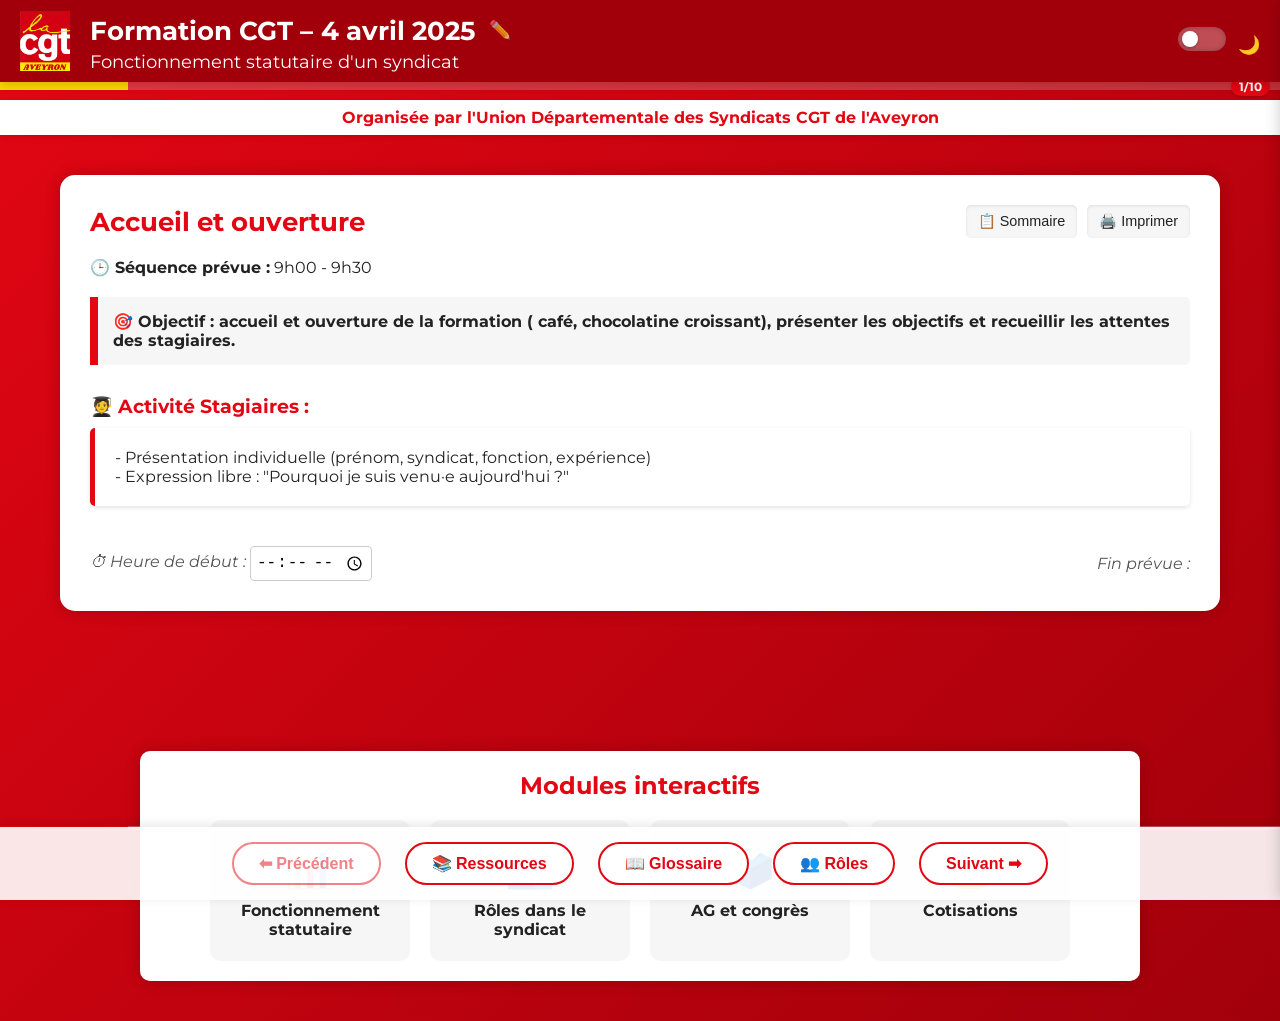
<file: index.html>
<!DOCTYPE html>
<html lang="fr">
<head>
  <meta charset="UTF-8">
  <meta name="viewport" content="width=device-width, initial-scale=1.0">
  <title>Formation CGT – 4 avril 2025</title>
  <link href="https://fonts.googleapis.com/css2?family=Montserrat:wght@400;600;700&display=swap" rel="stylesheet">
  <link rel="stylesheet" href="css/styles.css">
</head>
<body>
  <header>
    <img src="img/logo-cgt.png" alt="Logo CGT Aveyron">
    <div class="header-text">
      <h1>Formation CGT – <span id="formation-date-text">4 avril 2025</span>
        <button id="edit-date-btn" title="Modifier la date" aria-label="Modifier la date">✏️</button>
      </h1>
      <div id="date-editor" class="date-editor" style="display:none;">
        <input type="date" id="date-picker" />
        <button id="date-confirm-btn">Valider</button>
        <button id="date-cancel-btn">Annuler</button>
      </div>
      <h2>Fonctionnement statutaire d'un syndicat</h2>
    </div>
    <!-- Sélecteur de thème -->
    <div class="theme-switch-wrapper">
      <label class="theme-switch" for="checkbox">
        <input type="checkbox" id="checkbox" />
        <div class="slider"></div>
      </label>
      <span class="theme-icon">🌙</span>
    </div>
  </header>
  
  <!-- Barre de progression en haut -->
  <div class="top-progress-bar">
    <div id="top-progress-indicator" class="top-progress-indicator"></div>
    <div class="slide-counter-mini">
      <span id="current-slide">1</span>/<span id="total-slides">10</span>
    </div>
  </div>
  
  <div class="org-info">Organisée par l'Union Départementale des Syndicats CGT de l'Aveyron</div>

  <!-- Overlay pour la table des matières -->
  <div id="toc-overlay" class="toc-overlay"></div>
  
  <!-- Table des matières -->
  <div id="table-of-contents" class="toc">
    <div class="toc-header">
      <h2>Sommaire</h2>
      <button id="close-toc" class="close-toc">×</button>
    </div>
    <div class="toc-content">
      <ul>
        <li><a href="#slide-0" class="toc-link" data-slide="0">Accueil et ouverture</a></li>
        <li><a href="#slide-1" class="toc-link" data-slide="1">Pourquoi un fonctionnement statutaire ?</a></li>
        <li><a href="statuts.html" class="toc-link">📊 Module interactif : Fonctionnement statutaire</a></li>
        <li><a href="#slide-2" class="toc-link" data-slide="2">Le rôle des adhérent·es</a></li>
        <li><a href="#slide-3" class="toc-link" data-slide="3">Élu·es, mandaté·es, responsables</a></li>
        <li><a href="#slide-4" class="toc-link" data-slide="4">CE, Bureau syndical, SG : qui fait quoi ?</a></li>
        <li><a href="roles.html" class="toc-link">👥 Module interactif : Rôles dans le syndicat</a></li>
        <li><a href="#slide-5" class="toc-link" data-slide="5">AG et congrès : lieux de souveraineté</a></li>
        <li><a href="congres.html" class="toc-link">🗳️ Module interactif : AG et congrès</a></li>
        <li><a href="#slide-6" class="toc-link" data-slide="6">Cotisations et outils CGT</a></li>
        <li><a href="cotisations.html" class="toc-link">💰 Module interactif : Cotisations</a></li>
        <li><a href="#slide-7" class="toc-link" data-slide="7">Articulation syndicat / UL / UD / Fédé</a></li>
        <li><a href="#slide-8" class="toc-link" data-slide="8">Synthèse et engagements</a></li>
        <li><a href="#slide-9" class="toc-link" data-slide="9">Glossaire CGT</a></li>
      </ul>
    </div>
  </div>

  <!-- Slides de formation -->
  <div id="slides-container">
    <section id="slide-0" class="slide">
      <div class="card">
        <div class="card-header">
          <h2>Accueil et ouverture</h2>
          <div class="slide-actions">
            <button class="toc-button" type="button" onclick="toggleTOC()">📋 Sommaire</button>
            <button class="print-button" onclick="printSlide('slide-0')">🖨️ Imprimer</button>
          </div>
        </div>
        <p><strong>🕒 Séquence prévue :</strong> 9h00 - 9h30</p>
        <div class="objectif">🎯 Objectif : accueil et ouverture de la formation ( café, chocolatine croissant), présenter les objectifs et recueillir les attentes des stagiaires.</div>

        <div class="activity-container">
          <h3>🧑‍🎓 Activité Stagiaires :</h3>
          <div class="activity-content">
            <p>- Présentation individuelle (prénom, syndicat, fonction, expérience)
- Expression libre : "Pourquoi je suis venu·e aujourd'hui ?"</p>
          </div>
        </div>

        <div class="time-control">
          <div class="time-input">
            ⏱ Heure de début : <input type="time" id="startHour0" onchange="calcEnd(0)">
          </div>
          <div class="time-output">
            Fin prévue : <span id="end-time0"></span>
          </div>
        </div>
      </div>
    </section>
    
    <section id="slide-1" class="slide">
      <div class="card">
        <div class="card-header">
          <h2>Pourquoi un fonctionnement statutaire ?</h2>
          <div class="slide-actions">
            <button class="toc-button" type="button" onclick="toggleTOC()">📋 Sommaire</button>
            <button class="print-button" onclick="printSlide('slide-1')">🖨️ Imprimer</button>
            <button class="module-button" onclick="window.location.href='statuts.html'">📊 Module interactif</button>
          </div>
        </div>
        <p><strong>🕒 Séquence prévue :</strong> 9h30 - 10h15</p>
        <div class="objectif">🎯 Objectif : Comprendre la finalité d'un cadre statutaire dans le syndicat et le lien avec la démocratie syndicale.</div>

        <div class="activity-container">
          <h3>🧑‍🎓 Activité Stagiaires :</h3>
          <div class="activity-content">
            <p>- Travail en binôme : « C'est quoi un syndicat bien organisé pour moi ? »
- Mise en commun au tableau : idées forces (ex : démocratie, transmission, respect des rôles…)</p>
          </div>
        </div>

        <div class="time-control">
          <div class="time-input">
            ⏱ Heure de début : <input type="time" id="startHour1" onchange="calcEnd(1)">
          </div>
          <div class="time-output">
            Fin prévue : <span id="end-time1"></span>
          </div>
        </div>
      </div>
    </section>
    
    <section id="slide-2" class="slide">
      <div class="card">
        <div class="card-header">
          <h2>Le rôle des adhérent·es</h2>
          <div class="slide-actions">
            <button class="toc-button" type="button" onclick="toggleTOC()">📋 Sommaire</button>
            <button class="print-button" onclick="printSlide('slide-2')">🖨️ Imprimer</button>
          </div>
        </div>
        <p><strong>🕒 Séquence prévue :</strong> 10h15 - 11h00</p>
        <div class="objectif">🎯 Objectif : Revaloriser la place des adhérent·es dans l'organisation syndicale.</div>

        <div class="activity-container">
          <h3>🧑‍🎓 Activité Stagiaires :</h3>
          <div class="activity-content">
            <p>- Sous-groupes : « Que peut faire un·e adhérent·e CGT ? »
- Tri en grand groupe : Droit / Devoir / Pouvoir d'intervention</p>
          </div>
        </div>

        <div class="time-control">
          <div class="time-input">
            ⏱ Heure de début : <input type="time" id="startHour2" onchange="calcEnd(2)">
          </div>
          <div class="time-output">
            Fin prévue : <span id="end-time2"></span>
          </div>
        </div>
      </div>
    </section>
    
    <section id="slide-3" class="slide">
      <div class="card">
        <div class="card-header">
          <h2>Élu·es, mandaté·es, responsables</h2>
          <div class="slide-actions">
            <button class="toc-button" type="button" onclick="toggleTOC()">📋 Sommaire</button>
            <button class="print-button" onclick="printSlide('slide-3')">🖨️ Imprimer</button>
          </div>
        </div>
        <p><strong>🕒 Séquence prévue :</strong> 11h15 - 12h00</p>
        <div class="objectif">🎯 Objectif : Clarifier les différents statuts des militant·es dans l'organisation syndicale.</div>

        <div class="activity-container">
          <h3>🧑‍🎓 Activité Stagiaires :</h3>
          <div class="activity-content">
            <p>- Activité collective : tri de rôles : Élu / Mandaté / Désigné / Responsable (avec cartes)
- Discussion : Comment ces rôles interagissent ? Quels devoirs envers le syndicat ?</p>
          </div>
        </div>

        <div class="time-control">
          <div class="time-input">
            ⏱ Heure de début : <input type="time" id="startHour3" onchange="calcEnd(3)">
          </div>
          <div class="time-output">
            Fin prévue : <span id="end-time3"></span>
          </div>
        </div>
      </div>
    </section>
    
    <section id="slide-4" class="slide">
      <div class="card">
        <div class="card-header">
          <h2>CE, Bureau syndical, SG : qui fait quoi ?</h2>
          <div class="slide-actions">
            <button class="toc-button" type="button" onclick="toggleTOC()">📋 Sommaire</button>
            <button class="print-button" onclick="printSlide('slide-4')">🖨️ Imprimer</button>
            <button class="module-button" onclick="window.location.href='roles.html'">👥 Module interactif</button>
          </div>
        </div>
        <p><strong>🕒 Séquence prévue :</strong> 12h00 - 12h30</p>
        <div class="objectif">🎯 Objectif : Comprendre les structures de direction d'un syndicat CGT.</div>

        <div class="activity-container">
          <h3>🧑‍🎓 Activité Stagiaires :</h3>
          <div class="activity-content">
            <p>- Activité "puzzle organigramme" : rôles et missions du Bureau, CE, SG, AG
- Débat guidé : Qui impulse ? Qui décide ? Qui contrôle ?</p>
          </div>
        </div>

        <div class="time-control">
          <div class="time-input">
            ⏱ Heure de début : <input type="time" id="startHour4" onchange="calcEnd(4)">
          </div>
          <div class="time-output">
            Fin prévue : <span id="end-time4"></span>
          </div>
        </div>
      </div>
    </section>
    
    <section id="slide-5" class="slide">
      <div class="card">
        <div class="card-header">
          <h2>AG et congrès : lieux de souveraineté</h2>
          <div class="slide-actions">
            <button class="toc-button" type="button" onclick="toggleTOC()">📋 Sommaire</button>
            <button class="print-button" onclick="printSlide('slide-5')">🖨️ Imprimer</button>
            <button class="module-button" onclick="window.location.href='congres.html'">🗳️ Module interactif</button>
          </div>
        </div>
        <p><strong>🕒 Séquence prévue :</strong> 13h30 - 14h30</p>
        <div class="objectif">🎯 Objectif : Comprendre les mécanismes de prise de décision dans la CGT.</div>

        <div class="activity-container">
          <h3>🧑‍🎓 Activité Stagiaires :</h3>
          <div class="activity-content">
            <p>- En groupes : construire un ordre du jour pour un congrès syndical
- Simulation d'un vote (ex : élection du bureau ou adoption de rapport d'activité)</p>
          </div>
        </div>

        <div class="time-control">
          <div class="time-input">
            ⏱ Heure de début : <input type="time" id="startHour5" onchange="calcEnd(5)">
          </div>
          <div class="time-output">
            Fin prévue : <span id="end-time5"></span>
          </div>
        </div>
      </div>
    </section>
    
    <section id="slide-6" class="slide">
      <div class="card">
        <div class="card-header">
          <h2>Cotisations et outils CGT</h2>
          <div class="slide-actions">
            <button class="toc-button" type="button" onclick="toggleTOC()">📋 Sommaire</button>
            <button class="print-button" onclick="printSlide('slide-6')">🖨️ Imprimer</button>
            <button class="module-button" onclick="window.location.href='cotisations.html'">💰 Module interactif</button>
          </div>
        </div>
        <p><strong>🕒 Séquence prévue :</strong> 14h30 - 15h15</p>
        <div class="objectif">🎯 Objectif : Comprendre les ressources du syndicat et les outils pour les gérer.</div>

        <div class="activity-container">
          <h3>🧑‍🎓 Activité Stagiaires :</h3>
          <div class="activity-content">
            <p>- Réflexion collective : « Où va l'argent de la cotisation ? »
- Mise en commun d'idées puis explication du circuit CoGéTise</p>
          </div>
        </div>

        <div class="time-control">
          <div class="time-input">
            ⏱ Heure de début : <input type="time" id="startHour6" onchange="calcEnd(6)">
          </div>
          <div class="time-output">
            Fin prévue : <span id="end-time6"></span>
          </div>
        </div>
      </div>
    </section>
    
    <section id="slide-7" class="slide">
      <div class="card">
        <div class="card-header">
          <h2>Articulation syndicat / UL / UD / Fédé</h2>
          <div class="slide-actions">
            <button class="toc-button" type="button" onclick="toggleTOC()">📋 Sommaire</button>
            <button class="print-button" onclick="printSlide('slide-7')">🖨️ Imprimer</button>
          </div>
        </div>
        <p><strong>🕒 Séquence prévue :</strong> 15h30 - 16h15</p>
        <div class="objectif">🎯 Objectif : Comprendre la structure confédérale de la CGT.</div>

        <div class="activity-container">
          <h3>🧑‍🎓 Activité Stagiaires :</h3>
          <div class="activity-content">
            <p>- Jeu de correspondance : qui fait quoi ? (cartes rôles / structures)
- Débat guidé : vers qui se tourner en cas de besoin ?</p>
          </div>
        </div>

        <div class="time-control">
          <div class="time-input">
            ⏱ Heure de début : <input type="time" id="startHour7" onchange="calcEnd(7)">
          </div>
          <div class="time-output">
            Fin prévue : <span id="end-time7"></span>
          </div>
        </div>
      </div>
    </section>
    
    <section id="slide-8" class="slide">
      <div class="card">
        <div class="card-header">
          <h2>Synthèse et engagements</h2>
          <div class="slide-actions">
            <button class="toc-button" type="button" onclick="toggleTOC()">📋 Sommaire</button>
            <button class="print-button" onclick="printSlide('slide-8')">🖨️ Imprimer</button>
          </div>
        </div>
        <p><strong>🕒 Séquence prévue :</strong> 16h15 - 17h00</p>
        <div class="objectif">🎯 Objectif : Fixer les acquis de la journée et favoriser l'engagement concret post-formation.</div>

        <div class="activity-container">
          <h3>🧑‍🎓 Activité Stagiaires :</h3>
          <div class="activity-content">
            <p>- Chacun écrit un engagement personnel à mettre en place dans son syndicat
- Tour de parole libre : "Je repars avec…"</p>
          </div>
        </div>

        <div class="time-control">
          <div class="time-input">
            ⏱ Heure de début : <input type="time" id="startHour8" onchange="calcEnd(8)">
          </div>
          <div class="time-output">
            Fin prévue : <span id="end-time8"></span>
          </div>
        </div>
      </div>
    </section>
    
    <section id="slide-9" class="slide">
      <div class="card">
        <div class="card-header">
          <h2>📚 Glossaire CGT</h2>
          <div class="slide-actions">
            <button class="toc-button" type="button" onclick="toggleTOC()">📋 Sommaire</button>
            <button class="print-button" onclick="printSlide('slide-9')">🖨️ Imprimer</button>
          </div>
        </div>
        
        <div class="glossary">
          <div class="glossary-item">
            <h3>Adhérent·e</h3>
            <p>Toute personne syndiquée à la CGT, base de l'organisation.</p>
          </div>
          
          <div class="glossary-item">
            <h3>Élu·e</h3>
            <p>Personne élue par les salarié·es lors d'élections professionnelles (ex : CSE).</p>
          </div>
          
          <div class="glossary-item">
            <h3>Mandaté·e</h3>
            <p>Militant·e désigné·e par le syndicat pour représenter la CGT dans une instance extérieure.</p>
          </div>
          
          <div class="glossary-item">
            <h3>Responsable syndical</h3>
            <p>Militant·e élu·e ou désigné·e à la direction du syndicat (ex : SG, trésorier·e).</p>
          </div>
          
          <div class="glossary-item">
            <h3>AG (Assemblée Générale)</h3>
            <p>Réunion de tous les syndiqué·es du syndicat, instance de décision souveraine.</p>
          </div>
          
          <div class="glossary-item">
            <h3>Congrès</h3>
            <p>Temps fort statutaire pour définir l'orientation, élire la direction et faire le bilan.</p>
          </div>
          
          <div class="glossary-item">
            <h3>CE (Commission Exécutive)</h3>
            <p>Instance élue qui prend les décisions collectives entre deux AG.</p>
          </div>
          
          <div class="glossary-item">
            <h3>Bureau syndical</h3>
            <p>Équipe restreinte chargée d'animer au quotidien les décisions de la CE.</p>
          </div>
          
          <div class="glossary-item">
            <h3>UL (Union Locale)</h3>
            <p>Structure CGT sur un territoire, proche des syndicats locaux.</p>
          </div>
          
          <div class="glossary-item">
            <h3>UD (Union Départementale)</h3>
            <p>Structure CGT à l'échelle du département, appui aux syndicats et formation.</p>
          </div>
          
          <div class="glossary-item">
            <h3>FD (Fédération)</h3>
            <p>Structure professionnelle regroupant les syndicats d'une même branche d'activité.</p>
          </div>
          
          <div class="glossary-item">
            <h3>Confédération</h3>
            <p>Organisation nationale de la CGT, coordonne l'ensemble des structures et définit les orientations générales.</p>
          </div>
          
          <div class="glossary-item">
            <h3>CSE (Comité Social et Économique)</h3>
            <p>Instance représentative du personnel dans l'entreprise, remplaçant les anciennes instances (CE, DP, CHSCT).</p>
          </div>
          
          <div class="glossary-item">
            <h3>COGETISE</h3>
            <p>Système de répartition des cotisations syndicales entre les différentes structures de la CGT.</p>
          </div>
          
          <div class="glossary-item">
            <h3>Statuts</h3>
            <p>Document fondamental définissant les règles de fonctionnement d'un syndicat, ses objectifs et son organisation.</p>
          </div>
          
          <div class="glossary-item">
            <h3>Secrétaire Général·e</h3>
            <p>Premier·ère responsable d'un syndicat, élu·e pour coordonner l'activité et représenter l'organisation.</p>
          </div>
          
          <div class="glossary-item">
            <h3>Trésorier·ère</h3>
            <p>Responsable de la gestion financière du syndicat, des cotisations et de la politique financière.</p>
          </div>
          
          <div class="glossary-item">
            <h3>Syndicalisation</h3>
            <p>Action de recruter de nouveaux adhérents, élément essentiel du renforcement de l'organisation.</p>
          </div>
          
          <div class="glossary-item">
            <h3>Cotisation</h3>
            <p>Contribution financière des adhérents (1% du salaire net), ressource principale du syndicat.</p>
          </div>
          
          <div class="glossary-item">
            <h3>Démocratie syndicale</h3>
            <p>Principe fondamental de la CGT garantissant la participation des adhérents aux décisions et orientations.</p>
          </div>
          
          <div class="glossary-item">
            <h3>Mandat</h3>
            <p>Mission confiée par le syndicat à un·e militant·e pour le représenter dans une instance ou une négociation.</p>
          </div>
          
          <div class="glossary-item">
            <h3>Formation syndicale</h3>
            <p>Dispositif d'éducation permettant aux militants d'acquérir des connaissances et compétences nécessaires à l'action syndicale.</p>
          </div>
          
          <div class="glossary-item">
            <h3>Revendication</h3>
            <p>Demande formulée par le syndicat pour améliorer les conditions de travail ou les droits des salariés.</p>
          </div>
          
          <div class="glossary-item">
            <h3>Action collective</h3>
            <p>Mobilisation des salariés (grève, manifestation, pétition) pour faire aboutir des revendications.</p>
          </div>
          
          <div class="glossary-item">
            <h3>Négociation collective</h3>
            <p>Processus de discussion entre employeurs et syndicats pour établir des accords sur les conditions de travail.</p>
          </div>
          
          <div class="glossary-item">
            <h3>Représentativité</h3>
            <p>Capacité légale d'un syndicat à représenter les salariés, mesurée par les résultats aux élections professionnelles.</p>
          </div>
        </div>
      </div>
    </section>
  </div>

  <!-- Bouton pour accéder aux modules interactifs -->
  <div class="modules-navigation">
    <h3>Modules interactifs</h3>
    <div class="modules-buttons">
      <a href="statuts.html" class="module-nav-button">
        <span class="module-icon">📊</span>
        <span class="module-title">Fonctionnement statutaire</span>
      </a>
      <a href="roles.html" class="module-nav-button">
        <span class="module-icon">👥</span>
        <span class="module-title">Rôles dans le syndicat</span>
      </a>
      <a href="congres.html" class="module-nav-button">
        <span class="module-icon">🗳️</span>
        <span class="module-title">AG et congrès</span>
      </a>
      <a href="cotisations.html" class="module-nav-button">
        <span class="module-icon">💰</span>
        <span class="module-title">Cotisations</span>
      </a>
    </div>
  </div>

  <!-- Indicateur de progression -->
  <div class="progress-bar">
    <div id="progress-indicator" class="progress-indicator"></div>
  </div>

  <div class="controls">
    <button id="prev-btn" onclick="prev()">⬅ Précédent</button>
    <button id="resources-btn" type="button">📚 Ressources</button>
    <button id="glossary-btn" type="button">📖 Glossaire</button>
    <button onclick="window.location.href='roles.html'" type="button">👥 Rôles</button>
    <button id="next-btn" onclick="next()">Suivant ➡</button>
  </div>

  <!-- Modal des ressources -->
  <div id="resources-modal" class="modal">
    <div class="modal-content">
      <div class="modal-header">
        <h2>Documents de formation</h2>
        <span class="close-modal" id="close-resources">&times;</span>
      </div>
      <div class="modal-body">
        <div class="resources-container">
          <div class="resources-category">
            <h3>Guides et Supports</h3>
            <ul class="resources-list">
              <li><a href="rsc/2023_QuestCeQueSynidcat_Livret_SR.pdf" target="_blank">Qu'est-ce qu'un syndicat ? (Livret)</a></li>
              <li><a href="rsc/GuideOrga2025UD69.pdf" target="_blank">Guide d'organisation 2025</a></li>
              <li><a href="rsc/ModledeStatutsyndicatscomment08_2024.pdf" target="_blank">Modèle de statuts syndicaux commentés (2024)</a></li>
              <li><a href="rsc/Support_Stagiaires_Objectifs_CGT_4 avril_2025.docx" target="_blank">Support stagiaires - Objectifs CGT</a></li>
              <li><a href="rsc/role de chacun dans le syndicats.docx" target="_blank">Rôle de chacun dans le syndicat</a></li>
            </ul>
          </div>
          
          <div class="resources-category">
            <h3>Chartes et règlements</h3>
            <ul class="resources-list">
              <li><a href="rsc/charte_de_l_elu_et_mandate_1 (1).pdf" target="_blank">Charte de l'élu et du mandaté</a></li>
              <li><a href="rsc/charte_egalite_FEMME HOMME.pdf" target="_blank">Charte égalité Femme-Homme</a></li>
              <li><a href="rsc/charte_vie_syndicale_cgt (2).pdf" target="_blank">Charte vie syndicale CGT</a></li>
            </ul>
          </div>
          
          <div class="resources-category">
            <h3>Organisation et fonctionnement</h3>
            <ul class="resources-list">
              <li><a href="rsc/Plaquette COGETISE dijon 20-03-19.pdf" target="_blank">Plaquette COGETISE</a></li>
              <li><a href="rsc/prgrame complet dérouler de la journée à lire.docx" target="_blank">Programme complet - Déroulé de la journée</a></li>
              <li><a href="rsc/Aide_Memoire_Formateurs_CGT_4 avril_2025.docx" target="_blank">Aide-mémoire formateurs CGT</a></li>
            </ul>
          </div>
        </div>
      </div>
    </div>
  </div>

  <!-- Modal du glossaire -->
  <div id="glossary-modal" class="modal">
    <div class="modal-content">
      <div class="modal-header">
        <h2>Glossaire syndical</h2>
        <span class="close-modal" id="close-glossary">&times;</span>
      </div>
      <div class="modal-body">
        <div class="glossary-container">
          <div class="glossary-search">
            <input type="text" id="glossary-search" placeholder="Rechercher un terme...">
          </div>
          <div class="glossary-alphabet">
            <span class="letter active" data-letter="all">Tous</span>
            <span class="letter" data-letter="A">A</span>
            <span class="letter" data-letter="B">B</span>
            <span class="letter" data-letter="C">C</span>
            <span class="letter" data-letter="D">D</span>
            <span class="letter" data-letter="E">E</span>
            <span class="letter" data-letter="F">F</span>
            <span class="letter" data-letter="G">G</span>
            <span class="letter" data-letter="M">M</span>
            <span class="letter" data-letter="N">N</span>
            <span class="letter" data-letter="R">R</span>
            <span class="letter" data-letter="S">S</span>
            <span class="letter" data-letter="T">T</span>
            <span class="letter" data-letter="U">U</span>
          </div>
          <div class="glossary-list">
            <div class="glossary-item" data-letter="A">
              <div class="glossary-term">
                <h3>Action collective</h3>
                <div class="definition">Mobilisation des salariés (grève, manifestation, pétition) pour faire aboutir des revendications.</div>
              </div>
            </div>
            
            <div class="glossary-item" data-letter="A">
              <div class="glossary-term">
                <h3>Adhérent·e</h3>
                <div class="definition">Toute personne syndiquée à la CGT, base de l'organisation.</div>
              </div>
            </div>
            
            <div class="glossary-item" data-letter="A">
              <div class="glossary-term">
                <h3>AG (Assemblée Générale)</h3>
                <div class="definition">Réunion de tous les syndiqué·es du syndicat, instance de décision souveraine.</div>
              </div>
            </div>
            
            <div class="glossary-item" data-letter="B">
              <div class="glossary-term">
                <h3>Bureau syndical</h3>
                <div class="definition">Équipe restreinte chargée d'animer au quotidien les décisions de la CE.</div>
              </div>
            </div>
            
            <div class="glossary-item" data-letter="C">
              <div class="glossary-term">
                <h3>CE (Commission Exécutive)</h3>
                <div class="definition">Instance élue qui prend les décisions collectives entre deux AG.</div>
              </div>
            </div>
            
            <div class="glossary-item" data-letter="C">
              <div class="glossary-term">
                <h3>COGETISE</h3>
                <div class="definition">Système de répartition des cotisations syndicales entre les différentes structures de la CGT.</div>
              </div>
            </div>
            
            <div class="glossary-item" data-letter="C">
              <div class="glossary-term">
                <h3>Confédération</h3>
                <div class="definition">Organisation nationale de la CGT, coordonne l'ensemble des structures et définit les orientations générales.</div>
              </div>
            </div>
            
            <div class="glossary-item" data-letter="C">
              <div class="glossary-term">
                <h3>Congrès</h3>
                <div class="definition">Temps fort statutaire pour définir l'orientation, élire la direction et faire le bilan.</div>
              </div>
            </div>
            
            <div class="glossary-item" data-letter="C">
              <div class="glossary-term">
                <h3>Cotisation</h3>
                <div class="definition">Contribution financière des adhérents (1% du salaire net), ressource principale du syndicat.</div>
              </div>
            </div>
            
            <div class="glossary-item" data-letter="C">
              <div class="glossary-term">
                <h3>CSE (Comité Social et Économique)</h3>
                <div class="definition">Instance représentative du personnel dans l'entreprise, remplaçant les anciennes instances (CE, DP, CHSCT).</div>
              </div>
            </div>
            
            <div class="glossary-item" data-letter="D">
              <div class="glossary-term">
                <h3>Démocratie syndicale</h3>
                <div class="definition">Principe fondamental de la CGT garantissant la participation des adhérents aux décisions et orientations.</div>
              </div>
            </div>
            
            <div class="glossary-item" data-letter="E">
              <div class="glossary-term">
                <h3>Élu·e</h3>
                <div class="definition">Personne élue par les salarié·es lors d'élections professionnelles (ex : CSE).</div>
              </div>
            </div>
            
            <div class="glossary-item" data-letter="F">
              <div class="glossary-term">
                <h3>FD (Fédération)</h3>
                <div class="definition">Structure professionnelle regroupant les syndicats d'une même branche d'activité.</div>
              </div>
            </div>
            
            <div class="glossary-item" data-letter="F">
              <div class="glossary-term">
                <h3>Formation syndicale</h3>
                <div class="definition">Dispositif d'éducation permettant aux militants d'acquérir des connaissances et compétences nécessaires à l'action syndicale.</div>
              </div>
            </div>
            
            <div class="glossary-item" data-letter="M">
              <div class="glossary-term">
                <h3>Mandat</h3>
                <div class="definition">Mission confiée par le syndicat à un·e militant·e pour le représenter dans une instance ou une négociation.</div>
              </div>
            </div>
            
            <div class="glossary-item" data-letter="M">
              <div class="glossary-term">
                <h3>Mandaté·e</h3>
                <div class="definition">Militant·e désigné·e par le syndicat pour représenter la CGT dans une instance extérieure.</div>
              </div>
            </div>
            
            <div class="glossary-item" data-letter="N">
              <div class="glossary-term">
                <h3>Négociation collective</h3>
                <div class="definition">Processus de discussion entre employeurs et syndicats pour établir des accords sur les conditions de travail.</div>
              </div>
            </div>
            
            <div class="glossary-item" data-letter="R">
              <div class="glossary-term">
                <h3>Représentativité</h3>
                <div class="definition">Capacité légale d'un syndicat à représenter les salariés, mesurée par les résultats aux élections professionnelles.</div>
              </div>
            </div>
            
            <div class="glossary-item" data-letter="R">
              <div class="glossary-term">
                <h3>Responsable syndical</h3>
                <div class="definition">Militant·e élu·e ou désigné·e à la direction du syndicat (ex : SG, trésorier·e).</div>
              </div>
            </div>
            
            <div class="glossary-item" data-letter="R">
              <div class="glossary-term">
                <h3>Revendication</h3>
                <div class="definition">Demande formulée par le syndicat pour améliorer les conditions de travail ou les droits des salariés.</div>
              </div>
            </div>
            
            <div class="glossary-item" data-letter="S">
              <div class="glossary-term">
                <h3>Secrétaire Général·e</h3>
                <div class="definition">Premier·ère responsable d'un syndicat, élu·e pour coordonner l'activité et représenter l'organisation.</div>
              </div>
            </div>
            
            <div class="glossary-item" data-letter="S">
              <div class="glossary-term">
                <h3>Statuts</h3>
                <div class="definition">Document fondamental définissant les règles de fonctionnement d'un syndicat, ses objectifs et son organisation.</div>
              </div>
            </div>
            
            <div class="glossary-item" data-letter="S">
              <div class="glossary-term">
                <h3>Syndicalisation</h3>
                <div class="definition">Action de recruter de nouveaux adhérents, élément essentiel du renforcement de l'organisation.</div>
              </div>
            </div>
            
            <div class="glossary-item" data-letter="T">
              <div class="glossary-term">
                <h3>Trésorier·ère</h3>
                <div class="definition">Responsable de la gestion financière du syndicat, des cotisations et de la politique financière.</div>
              </div>
            </div>
            
            <div class="glossary-item" data-letter="U">
              <div class="glossary-term">
                <h3>UD (Union Départementale)</h3>
                <div class="definition">Structure CGT à l'échelle du département, appui aux syndicats et formation.</div>
              </div>
            </div>
            
            <div class="glossary-item" data-letter="U">
              <div class="glossary-term">
                <h3>UL (Union Locale)</h3>
                <div class="definition">Structure CGT sur un territoire, proche des syndicats locaux.</div>
              </div>
            </div>
          </div>
        </div>
      </div>
    </div>
  </div>

  <!-- PDF Export Modal -->
  <div id="pdf-modal" class="modal">
    <div class="modal-content">
      <span class="close-modal">&times;</span>
      <h2>Exporter en PDF</h2>
      <p>Pour imprimer ou exporter en PDF cette séquence :</p>
      <ol>
        <li>Utilisez la fonction d'impression de votre navigateur (Ctrl+P)</li>
        <li>Sélectionnez "Enregistrer au format PDF" comme destination</li>
        <li>Cliquez sur "Enregistrer"</li>
      </ol>
      <button id="print-btn" class="print-modal-btn">Imprimer maintenant</button>
    </div>
  </div>

  <script src="js/script.js"></script>
  <script>
    // Initialisation du glossaire et des boutons de sommaire
    document.addEventListener("DOMContentLoaded", function() {
      initGlossary();
      
      // Initialiser les boutons de sommaire
      const tocBtns = document.querySelectorAll('.toc-button');
      tocBtns.forEach(btn => {
        btn.addEventListener('click', function(e) {
          e.preventDefault();
          toggleTOC();
        });
      });
      
      // Fermer la table des matières
      const closeTocBtn = document.getElementById('close-toc');
      if (closeTocBtn) {
        closeTocBtn.addEventListener('click', function() {
          const tocElement = document.getElementById('table-of-contents');
          const tocOverlay = document.getElementById('toc-overlay');
          if (tocElement) {
            tocElement.classList.remove("active");
            if (tocOverlay) {
              tocOverlay.classList.remove("active");
            }
          }
        });
      }
      
      // Ajouter un gestionnaire pour fermer la TOC quand on appuie sur Escape
      document.addEventListener('keydown', function(e) {
        if (e.key === 'Escape') {
          const tocElement = document.getElementById('table-of-contents');
          const tocOverlay = document.getElementById('toc-overlay');
          if (tocElement && tocElement.classList.contains('active')) {
            tocElement.classList.remove('active');
            if (tocOverlay) {
              tocOverlay.classList.remove('active');
            }
          }
        }
      });
      
      // Ajouter un gestionnaire pour fermer la TOC quand on clique sur l'overlay
      const tocOverlay = document.getElementById('toc-overlay');
      if (tocOverlay) {
        tocOverlay.addEventListener('click', function() {
          const tocElement = document.getElementById('table-of-contents');
          if (tocElement) {
            tocElement.classList.remove('active');
            tocOverlay.classList.remove('active');
          }
        });
      }
    });
    
    // Fonction pour basculer l'affichage de la table des matières
    function toggleTOC() {
      const tocElement = document.getElementById('table-of-contents');
      const tocOverlay = document.getElementById('toc-overlay');
      
      if (tocElement) {
        tocElement.classList.toggle("active");
        if (tocOverlay) {
          tocOverlay.classList.toggle("active", tocElement.classList.contains("active"));
        }
      }
    }
    
    // Fonction pour initialiser le glossaire
    function initGlossary() {
      // Code du glossaire...
    }
  </script>
</body>
</html>
</file>
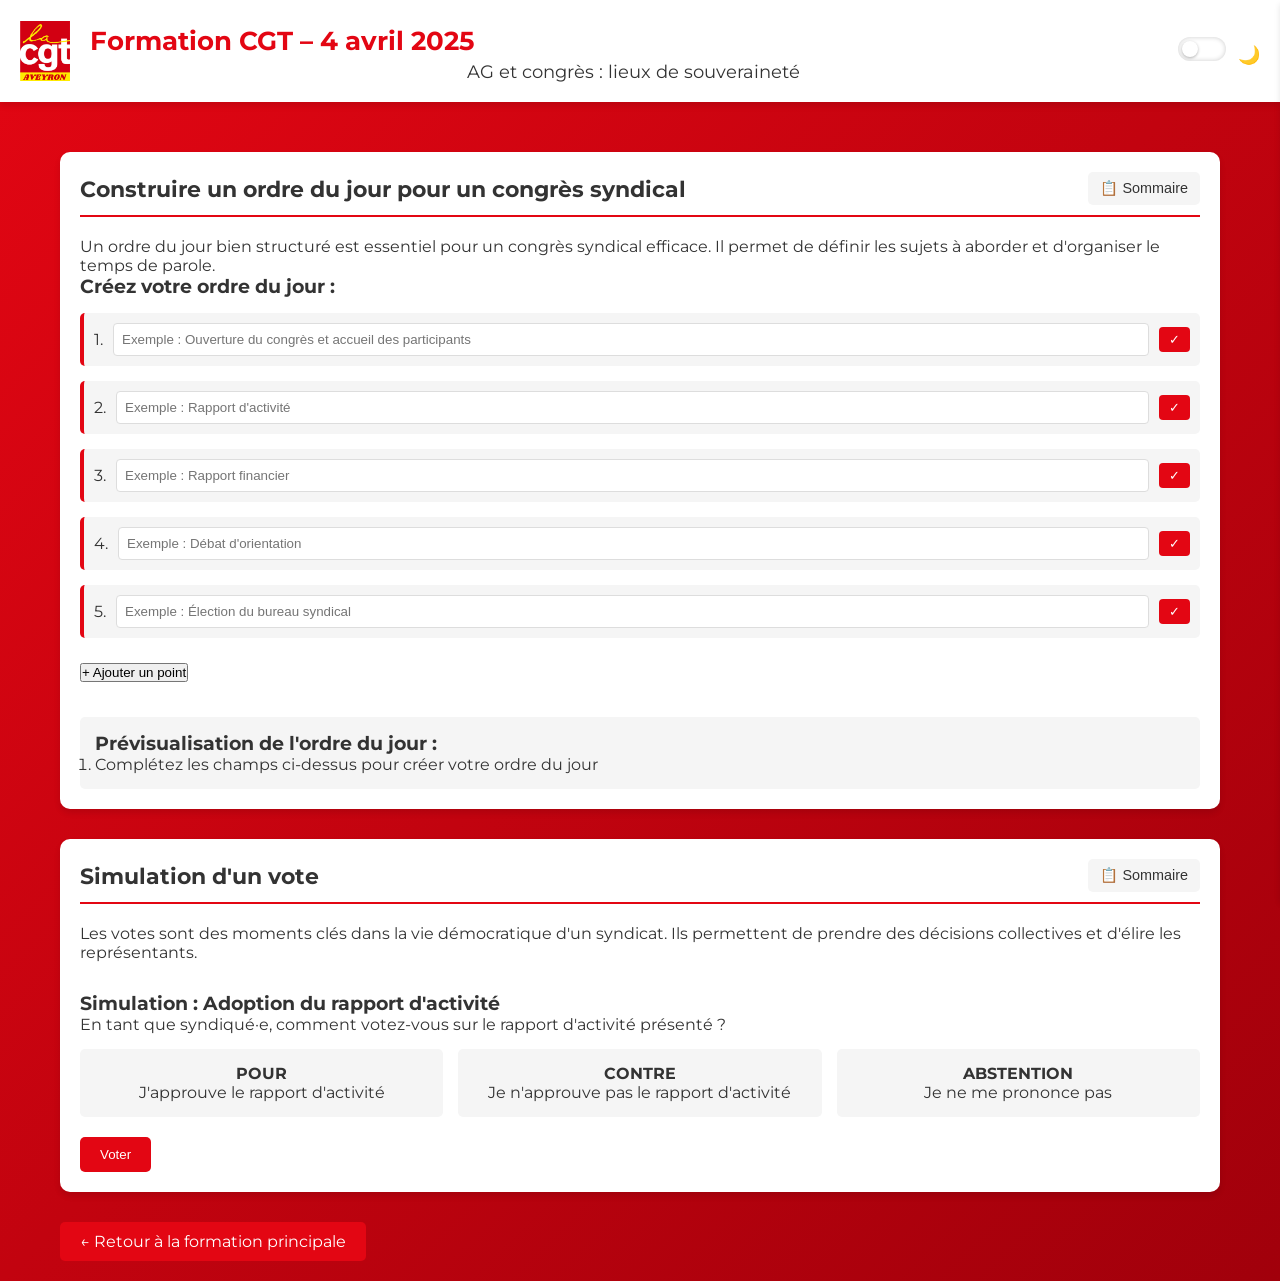
<file: congres.html>
<!DOCTYPE html>
<html lang="fr">
<head>
  <meta charset="UTF-8">
  <meta name="viewport" content="width=device-width, initial-scale=1.0">
  <title>AG et Congrès - Formation CGT</title>
  <link href="https://fonts.googleapis.com/css2?family=Montserrat:wght@400;600;700&display=swap" rel="stylesheet">
  <link rel="stylesheet" href="css/styles.css">
  <style>
    :root {
      --cgt-red: #E30613;
      --cgt-light-red: #ffebee;
      --card-bg: #ffffff;
      --bg-light: #f5f5f5;
      --text-dark: #333333;
      --text-light: #ffffff;
      --shadow: 0 4px 6px rgba(0, 0, 0, 0.1);
    }
    
    body.dark-theme {
      --card-bg: #2d2d2d;
      --bg-light: #1a1a1a;
      --text-dark: #f0f0f0;
      --text-light: #ffffff;
      --shadow: 0 4px 6px rgba(0, 0, 0, 0.3);
    }
    
    body {
      font-family: 'Montserrat', sans-serif;
      margin: 0;
      padding: 0;
      background-color: var(--bg-light);
      color: var(--text-dark);
    }
    
    .container {
      max-width: 1200px;
      margin: 0 auto;
      padding: 20px;
    }
    
    header {
      display: flex;
      align-items: center;
      justify-content: space-between;
      padding: 20px;
      background-color: var(--card-bg);
      box-shadow: var(--shadow);
      margin-bottom: 30px;
    }
    
    header img {
      height: 60px;
    }
    
    .header-text {
      flex-grow: 1;
      text-align: center;
    }
    
    h1 {
      color: var(--cgt-red);
      margin: 0;
      font-size: 1.8rem;
    }
    
    h2 {
      margin: 0;
      font-size: 1.4rem;
    }
    
    .congres-container {
      display: flex;
      flex-direction: column;
      gap: 30px;
    }
    
    .congres-section {
      background-color: var(--card-bg);
      border-radius: 10px;
      box-shadow: var(--shadow);
      padding: 20px;
      transition: transform 0.3s ease;
    }
    
    .congres-section:hover {
      transform: translateY(-5px);
    }
    
    .congres-header {
      display: flex;
      justify-content: space-between;
      align-items: center;
      border-bottom: 2px solid var(--cgt-red);
      padding-bottom: 10px;
      margin-bottom: 20px;
    }
    
    .congres-actions {
      display: flex;
      gap: 10px;
    }
    
    .congres-actions button {
      background-color: var(--bg-light);
      color: var(--text-dark);
      border: none;
      padding: 8px 12px;
      border-radius: 5px;
      cursor: pointer;
      font-size: 0.9em;
      transition: all 0.2s;
    }
    
    .congres-actions button:hover {
      background-color: var(--cgt-red);
      color: var(--text-light);
    }
    
    .ordre-jour-builder {
      display: flex;
      flex-direction: column;
      gap: 15px;
    }
    
    .ordre-jour-item {
      display: flex;
      align-items: center;
      gap: 10px;
      background-color: var(--bg-light);
      padding: 10px;
      border-radius: 5px;
      border-left: 4px solid var(--cgt-red);
    }
    
    .ordre-jour-item input {
      flex-grow: 1;
      padding: 8px;
      border: 1px solid #ddd;
      border-radius: 4px;
      background-color: var(--card-bg);
      color: var(--text-dark);
    }
    
    .ordre-jour-item button {
      background-color: var(--cgt-red);
      color: white;
      border: none;
      border-radius: 4px;
      padding: 5px 10px;
      cursor: pointer;
    }
    
    .ordre-jour-preview {
      margin-top: 20px;
      padding: 15px;
      background-color: var(--bg-light);
      border-radius: 5px;
    }
    
    .vote-simulation {
      margin-top: 30px;
    }
    
    .vote-options {
      display: flex;
      flex-wrap: wrap;
      gap: 15px;
      margin-top: 15px;
    }
    
    .vote-option {
      flex: 1;
      min-width: 200px;
      background-color: var(--bg-light);
      padding: 15px;
      border-radius: 5px;
      text-align: center;
      cursor: pointer;
      transition: all 0.2s;
    }
    
    .vote-option:hover {
      background-color: var(--cgt-light-red);
      transform: scale(1.02);
    }
    
    .vote-option.selected {
      background-color: var(--cgt-light-red);
      border: 2px solid var(--cgt-red);
    }
    
    .vote-results {
      margin-top: 20px;
      padding: 15px;
      background-color: var(--bg-light);
      border-radius: 5px;
      display: none;
    }
    
    .progress-bar {
      height: 20px;
      background-color: #e0e0e0;
      border-radius: 10px;
      margin-top: 5px;
      overflow: hidden;
    }
    
    .progress-fill {
      height: 100%;
      background-color: var(--cgt-red);
      width: 0;
      transition: width 1s ease-in-out;
    }
    
    .back-button {
      display: inline-block;
      margin-top: 30px;
      padding: 10px 20px;
      background-color: var(--cgt-red);
      color: white;
      text-decoration: none;
      border-radius: 5px;
      transition: background-color 0.3s;
    }
    
    .back-button:hover {
      background-color: #c30000;
    }
    
    /* Overlay pour la table des matières */
    .toc-overlay {
      position: fixed;
      top: 0;
      left: 0;
      width: 100%;
      height: 100%;
      background-color: rgba(0, 0, 0, 0.5);
      backdrop-filter: blur(3px);
      z-index: 999;
      display: none;
    }
    
    .toc-overlay.active {
      display: block;
    }
    
    /* Table des matières */
    .toc {
      position: fixed;
      top: 0;
      right: 0;
      width: 350px;
      height: 100%;
      background-color: var(--card-bg);
      color: var(--text-dark);
      z-index: 1000;
      transition: transform 0.3s ease;
      box-shadow: var(--shadow);
      overflow-y: auto;
      transform: translateX(100%);
      padding: 0;
    }
    
    .toc.active {
      transform: translateX(0);
    }
    
    @media (max-width: 768px) {
      .congres-header {
        flex-direction: column;
        align-items: flex-start;
      }
      
      .congres-actions {
        margin-top: 10px;
        flex-direction: column;
        width: 100%;
      }
      
      .congres-actions button {
        width: 100%;
      }
    }
  </style>
</head>
<body>
  <header>
    <img src="img/logo-cgt.png" alt="Logo CGT Aveyron">
    <div class="header-text">
      <h1>Formation CGT – 4 avril 2025</h1>
      <h2>AG et congrès : lieux de souveraineté</h2>
    </div>
    <!-- Sélecteur de thème -->
    <div class="theme-switch-wrapper">
      <label class="theme-switch" for="checkbox">
        <input type="checkbox" id="checkbox" />
        <div class="slider"></div>
      </label>
      <span class="theme-icon">🌙</span>
    </div>
  </header>
  
  <!-- Overlay pour la table des matières -->
  <div id="toc-overlay" class="toc-overlay"></div>
  
  <!-- Table des matières -->
  <div id="table-of-contents" class="toc">
    <div class="toc-header">
      <h2>Sommaire</h2>
      <button id="close-toc" class="close-toc">×</button>
    </div>
    <div class="toc-content">
      <ul>
        <li><a href="index.html">Retour à la formation principale</a></li>
        <li><a href="index.html#slide-5">Retour à la slide AG et congrès</a></li>
        <li><a href="#ordre-jour">Construire un ordre du jour</a></li>
        <li><a href="#simulation-vote">Simulation de vote</a></li>
        <li><a href="statuts.html">Module : Fonctionnement statutaire</a></li>
        <li><a href="roles.html">Module : Rôles dans le syndicat</a></li>
        <li><a href="cotisations.html">Module : Cotisations</a></li>
      </ul>
    </div>
  </div>
  
  <div class="container">
    <div class="congres-container">
      <div id="ordre-jour" class="congres-section">
        <div class="congres-header">
          <h2>Construire un ordre du jour pour un congrès syndical</h2>
          <div class="congres-actions">
            <button class="toc-button" type="button" onclick="toggleTOC()">📋 Sommaire</button>
          </div>
        </div>
        
        <p>Un ordre du jour bien structuré est essentiel pour un congrès syndical efficace. Il permet de définir les sujets à aborder et d'organiser le temps de parole.</p>
        
        <div class="ordre-jour-builder">
          <h3>Créez votre ordre du jour :</h3>
          
          <div class="ordre-jour-item">
            <span>1.</span>
            <input type="text" placeholder="Exemple : Ouverture du congrès et accueil des participants" id="item1">
            <button onclick="updatePreview()">✓</button>
          </div>
          
          <div class="ordre-jour-item">
            <span>2.</span>
            <input type="text" placeholder="Exemple : Rapport d'activité" id="item2">
            <button onclick="updatePreview()">✓</button>
          </div>
          
          <div class="ordre-jour-item">
            <span>3.</span>
            <input type="text" placeholder="Exemple : Rapport financier" id="item3">
            <button onclick="updatePreview()">✓</button>
          </div>
          
          <div class="ordre-jour-item">
            <span>4.</span>
            <input type="text" placeholder="Exemple : Débat d'orientation" id="item4">
            <button onclick="updatePreview()">✓</button>
          </div>
          
          <div class="ordre-jour-item">
            <span>5.</span>
            <input type="text" placeholder="Exemple : Élection du bureau syndical" id="item5">
            <button onclick="updatePreview()">✓</button>
          </div>
          
          <button onclick="addItem()" style="align-self: flex-start; margin-top: 10px;">+ Ajouter un point</button>
          
          <div class="ordre-jour-preview">
            <h3>Prévisualisation de l'ordre du jour :</h3>
            <ol id="preview-list">
              <li>Complétez les champs ci-dessus pour créer votre ordre du jour</li>
            </ol>
          </div>
        </div>
      </div>
      
      <div id="simulation-vote" class="congres-section">
        <div class="congres-header">
          <h2>Simulation d'un vote</h2>
          <div class="congres-actions">
            <button class="toc-button" type="button" onclick="toggleTOC()">📋 Sommaire</button>
          </div>
        </div>
        
        <p>Les votes sont des moments clés dans la vie démocratique d'un syndicat. Ils permettent de prendre des décisions collectives et d'élire les représentants.</p>
        
        <div class="vote-simulation">
          <h3>Simulation : Adoption du rapport d'activité</h3>
          
          <p>En tant que syndiqué·e, comment votez-vous sur le rapport d'activité présenté ?</p>
          
          <div class="vote-options">
            <div class="vote-option" onclick="selectVote('pour')">
              <h4>POUR</h4>
              <p>J'approuve le rapport d'activité</p>
            </div>
            
            <div class="vote-option" onclick="selectVote('contre')">
              <h4>CONTRE</h4>
              <p>Je n'approuve pas le rapport d'activité</p>
            </div>
            
            <div class="vote-option" onclick="selectVote('abstention')">
              <h4>ABSTENTION</h4>
              <p>Je ne me prononce pas</p>
            </div>
          </div>
          
          <button onclick="simulateVote()" style="margin-top: 20px; padding: 10px 20px; background-color: var(--cgt-red); color: white; border: none; border-radius: 5px; cursor: pointer;">Voter</button>
          
          <div class="vote-results" id="vote-results">
            <h3>Résultats du vote :</h3>
            
            <div>
              <p>Pour : <span id="pour-percent">0</span>% (<span id="pour-count">0</span> votes)</p>
              <div class="progress-bar">
                <div class="progress-fill" id="pour-bar"></div>
              </div>
            </div>
            
            <div style="margin-top: 10px;">
              <p>Contre : <span id="contre-percent">0</span>% (<span id="contre-count">0</span> votes)</p>
              <div class="progress-bar">
                <div class="progress-fill" id="contre-bar"></div>
              </div>
            </div>
            
            <div style="margin-top: 10px;">
              <p>Abstention : <span id="abstention-percent">0</span>% (<span id="abstention-count">0</span> votes)</p>
              <div class="progress-bar">
                <div class="progress-fill" id="abstention-bar"></div>
              </div>
            </div>
            
            <div style="margin-top: 20px;">
              <p id="vote-conclusion"></p>
            </div>
          </div>
        </div>
      </div>
    </div>
    
    <a href="index.html" class="back-button">← Retour à la formation principale</a>
  </div>
  
  <script>
    // Gestion du thème sombre
    const checkbox = document.getElementById('checkbox');
    
    // Vérifier si un thème est enregistré
    if (localStorage.getItem('theme') === 'dark') {
      document.body.classList.add('dark-theme');
      checkbox.checked = true;
      document.querySelector('.theme-icon').textContent = '☀️';
    }
    
    checkbox.addEventListener('change', function() {
      if (this.checked) {
        document.body.classList.add('dark-theme');
        localStorage.setItem('theme', 'dark');
        document.querySelector('.theme-icon').textContent = '☀️';
      } else {
        document.body.classList.remove('dark-theme');
        localStorage.setItem('theme', 'light');
        document.querySelector('.theme-icon').textContent = '🌙';
      }
    });
    
    // Gestion de l'ordre du jour
    let itemCount = 5;
    
    function addItem() {
      itemCount++;
      
      const newItem = document.createElement('div');
      newItem.className = 'ordre-jour-item';
      newItem.innerHTML = `
        <span>${itemCount}.</span>
        <input type="text" placeholder="Nouveau point à l'ordre du jour" id="item${itemCount}">
        <button onclick="updatePreview()">✓</button>
      `;
      
      const addButton = document.querySelector('.ordre-jour-builder > button');
      document.querySelector('.ordre-jour-builder').insertBefore(newItem, addButton);
    }
    
    function updatePreview() {
      const previewList = document.getElementById('preview-list');
      previewList.innerHTML = '';
      
      for (let i = 1; i <= itemCount; i++) {
        const input = document.getElementById(`item${i}`);
        if (input && input.value.trim() !== '') {
          const li = document.createElement('li');
          li.textContent = input.value;
          previewList.appendChild(li);
        }
      }
      
      if (previewList.children.length === 0) {
        const li = document.createElement('li');
        li.textContent = 'Complétez les champs ci-dessus pour créer votre ordre du jour';
        previewList.appendChild(li);
      }
    }
    
    // Simulation de vote
    let selectedVote = null;
    
    function selectVote(vote) {
      selectedVote = vote;
      
      // Réinitialiser toutes les options
      document.querySelectorAll('.vote-option').forEach(option => {
        option.classList.remove('selected');
      });
      
      // Sélectionner l'option choisie
      document.querySelector(`.vote-option:nth-child(${vote === 'pour' ? 1 : vote === 'contre' ? 2 : 3})`).classList.add('selected');
    }
    
    function simulateVote() {
      if (!selectedVote) {
        alert('Veuillez sélectionner une option de vote');
        return;
      }
      
      // Simuler les résultats du vote
      const totalVotes = Math.floor(Math.random() * 30) + 20; // Entre 20 et 50 votes
      let pourVotes, contreVotes, abstentionVotes;
      
      // Influencer légèrement les résultats en fonction du vote de l'utilisateur
      if (selectedVote === 'pour') {
        pourVotes = Math.floor(Math.random() * (totalVotes * 0.4)) + Math.floor(totalVotes * 0.4); // 40-80%
        contreVotes = Math.floor(Math.random() * (totalVotes - pourVotes) * 0.7);
        abstentionVotes = totalVotes - pourVotes - contreVotes;
      } else if (selectedVote === 'contre') {
        contreVotes = Math.floor(Math.random() * (totalVotes * 0.4)) + Math.floor(totalVotes * 0.3); // 30-70%
        pourVotes = Math.floor(Math.random() * (totalVotes - contreVotes) * 0.7);
        abstentionVotes = totalVotes - pourVotes - contreVotes;
      } else {
        abstentionVotes = Math.floor(Math.random() * (totalVotes * 0.3)) + Math.floor(totalVotes * 0.2); // 20-50%
        pourVotes = Math.floor(Math.random() * (totalVotes - abstentionVotes) * 0.6);
        contreVotes = totalVotes - pourVotes - abstentionVotes;
      }
      
      // Calculer les pourcentages
      const pourPercent = Math.round((pourVotes / totalVotes) * 100);
      const contrePercent = Math.round((contreVotes / totalVotes) * 100);
      const abstentionPercent = Math.round((abstentionVotes / totalVotes) * 100);
      
      // Mettre à jour l'affichage des résultats
      document.getElementById('pour-percent').textContent = pourPercent;
      document.getElementById('pour-count').textContent = pourVotes;
      document.getElementById('pour-bar').style.width = `${pourPercent}%`;
      
      document.getElementById('contre-percent').textContent = contrePercent;
      document.getElementById('contre-count').textContent = contreVotes;
      document.getElementById('contre-bar').style.width = `${contrePercent}%`;
      
      document.getElementById('abstention-percent').textContent = abstentionPercent;
      document.getElementById('abstention-count').textContent = abstentionVotes;
      document.getElementById('abstention-bar').style.width = `${abstentionPercent}%`;
      
      // Conclusion du vote
      let conclusion;
      if (pourVotes > contreVotes) {
        conclusion = 'Le rapport d\'activité est <strong>ADOPTÉ</strong> à la majorité.';
      } else if (pourVotes < contreVotes) {
        conclusion = 'Le rapport d\'activité est <strong>REJETÉ</strong> à la majorité.';
      } else {
        conclusion = 'Le vote est à égalité. Selon les statuts, un nouveau débat et un nouveau vote peuvent être nécessaires.';
      }
      
      document.getElementById('vote-conclusion').innerHTML = conclusion;
      
      // Afficher les résultats
      document.getElementById('vote-results').style.display = 'block';
    }
    
    // Gestion de la table des matières
    function toggleTOC() {
      const tocElement = document.getElementById('table-of-contents');
      const tocOverlay = document.getElementById('toc-overlay');
      
      if (tocElement) {
        tocElement.classList.toggle("active");
        
        // Gérer l'overlay
        if (tocOverlay) {
          tocOverlay.classList.toggle("active", tocElement.classList.contains("active"));
          
          // Ajouter un gestionnaire de clic sur l'overlay pour fermer la TOC
          if (tocElement.classList.contains("active")) {
            tocOverlay.onclick = function() {
              tocElement.classList.remove("active");
              tocOverlay.classList.remove("active");
            };
          }
        }
        
        // Ajouter un gestionnaire pour la touche Escape
        if (tocElement.classList.contains("active")) {
          document.addEventListener('keydown', function closeTOCOnEscape(e) {
            if (e.key === "Escape") {
              tocElement.classList.remove("active");
              tocOverlay.classList.remove("active");
              document.removeEventListener('keydown', closeTOCOnEscape);
            }
          });
        }
      }
    }
    
    // Initialiser la prévisualisation de l'ordre du jour
    updatePreview();
  </script>
</body>
</html>
</file>
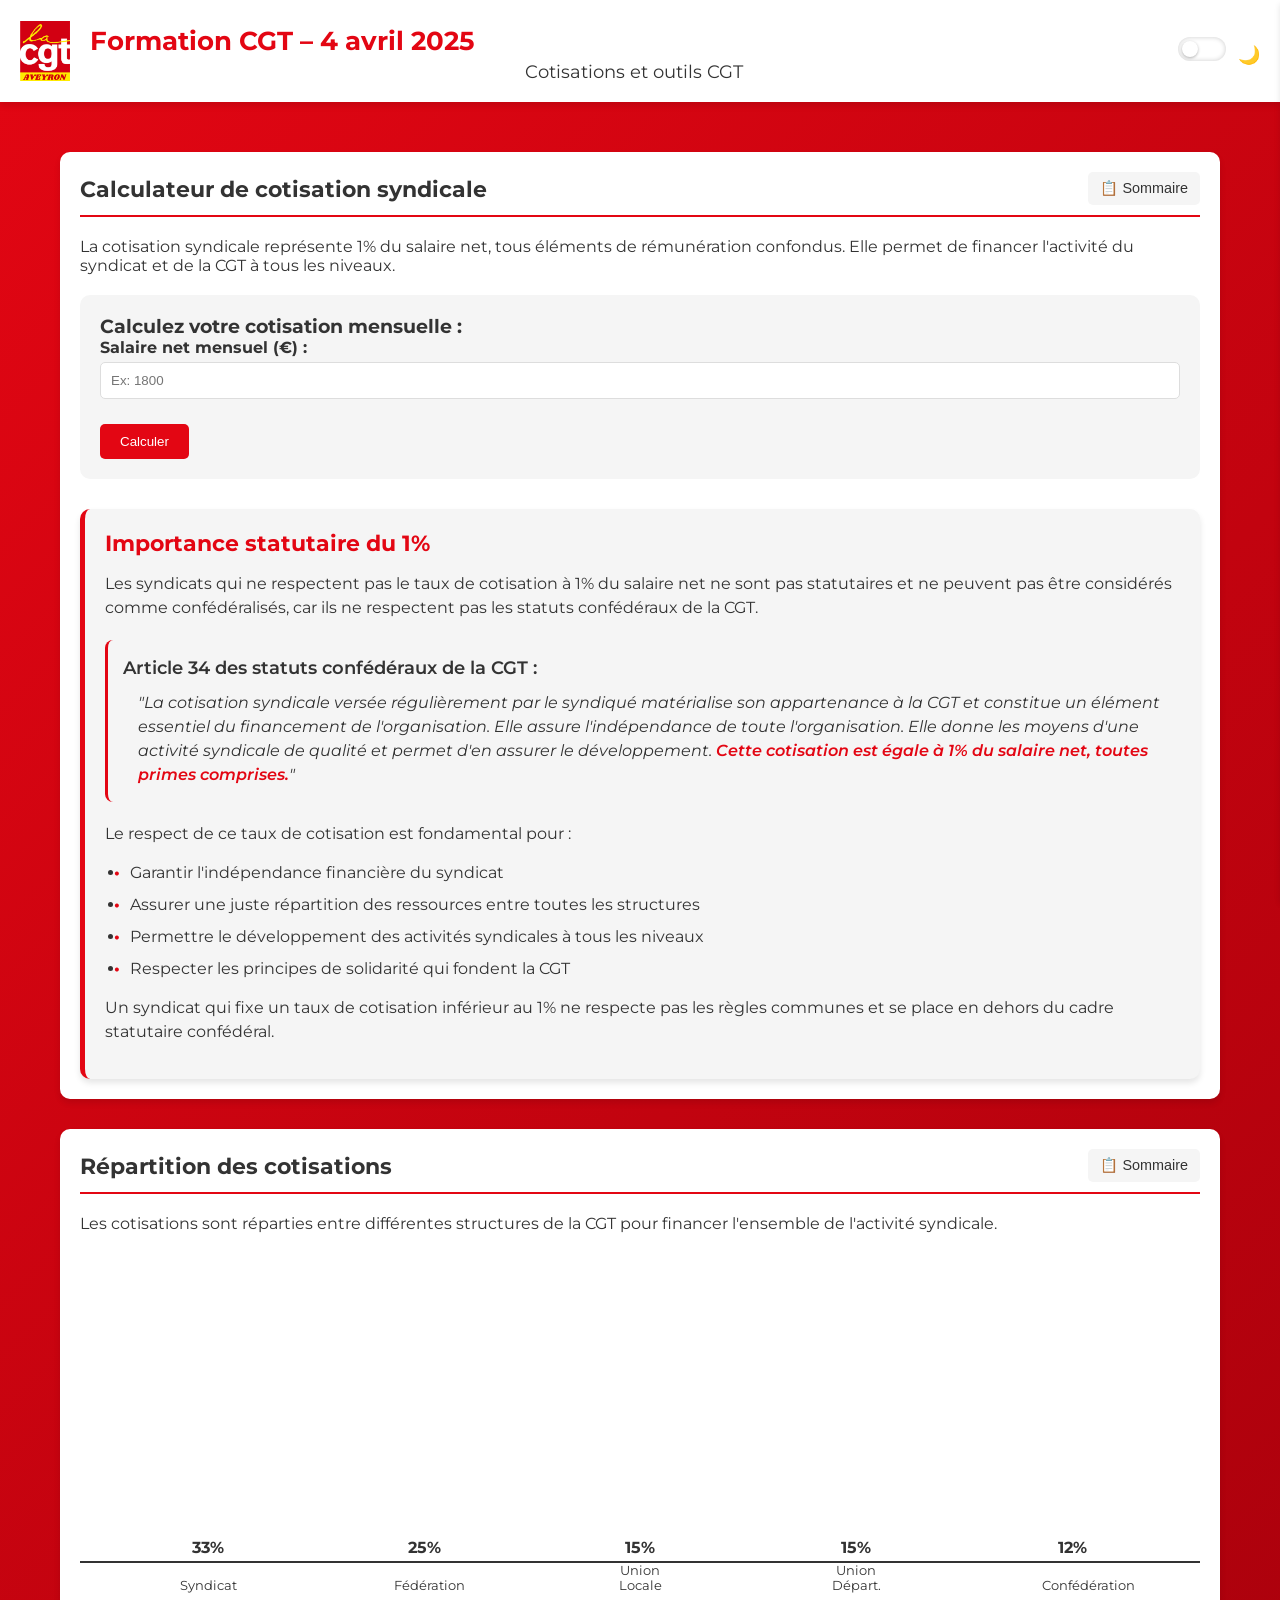
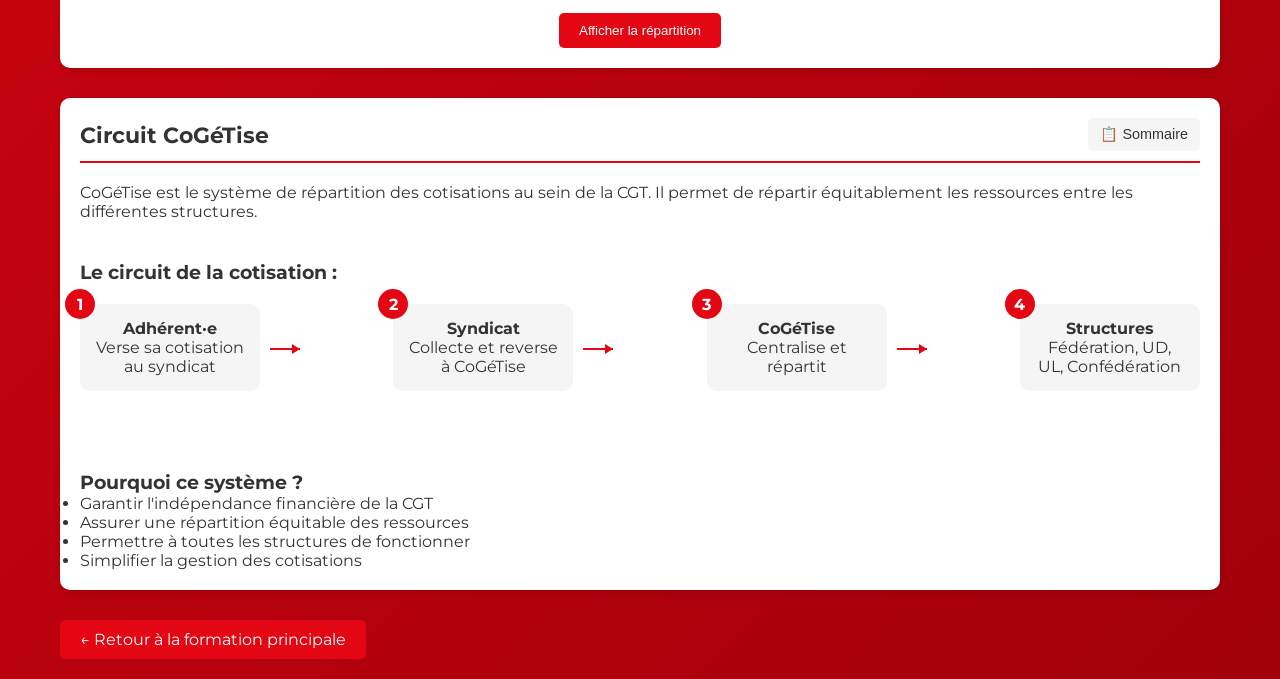
<file: cotisations.html>
<!DOCTYPE html>
<html lang="fr">
<head>
  <meta charset="UTF-8">
  <meta name="viewport" content="width=device-width, initial-scale=1.0">
  <title>Cotisations et Outils CGT - Formation CGT</title>
  <link href="https://fonts.googleapis.com/css2?family=Montserrat:wght@400;600;700&display=swap" rel="stylesheet">
  <link rel="stylesheet" href="css/styles.css">
  <style>
    :root {
      --cgt-red: #E30613;
      --cgt-light-red: #ffebee;
      --card-bg: #ffffff;
      --bg-light: #f5f5f5;
      --text-dark: #333333;
      --text-light: #ffffff;
      --shadow: 0 4px 6px rgba(0, 0, 0, 0.1);
    }
    
    body.dark-theme {
      --card-bg: #2d2d2d;
      --bg-light: #1a1a1a;
      --text-dark: #f0f0f0;
      --text-light: #ffffff;
      --shadow: 0 4px 6px rgba(0, 0, 0, 0.3);
    }
    
    body {
      font-family: 'Montserrat', sans-serif;
      margin: 0;
      padding: 0;
      background-color: var(--bg-light);
      color: var(--text-dark);
    }
    
    .container {
      max-width: 1200px;
      margin: 0 auto;
      padding: 20px;
    }
    
    header {
      display: flex;
      align-items: center;
      justify-content: space-between;
      padding: 20px;
      background-color: var(--card-bg);
      box-shadow: var(--shadow);
      margin-bottom: 30px;
    }
    
    header img {
      height: 60px;
    }
    
    .header-text {
      flex-grow: 1;
      text-align: center;
    }
    
    h1 {
      color: var(--cgt-red);
      margin: 0;
      font-size: 1.8rem;
    }
    
    h2 {
      margin: 0;
      font-size: 1.4rem;
    }
    
    .cotisations-container {
      display: flex;
      flex-direction: column;
      gap: 30px;
    }
    
    .cotisations-section {
      background-color: var(--card-bg);
      border-radius: 10px;
      box-shadow: var(--shadow);
      padding: 20px;
      transition: transform 0.3s ease;
    }
    
    .cotisations-section:hover {
      transform: translateY(-5px);
    }
    
    .cotisations-header {
      display: flex;
      justify-content: space-between;
      align-items: center;
      border-bottom: 2px solid var(--cgt-red);
      padding-bottom: 10px;
      margin-bottom: 20px;
    }
    
    .cotisations-actions {
      display: flex;
      gap: 10px;
    }
    
    .cotisations-actions button {
      background-color: var(--bg-light);
      color: var(--text-dark);
      border: none;
      padding: 8px 12px;
      border-radius: 5px;
      cursor: pointer;
      font-size: 0.9em;
      transition: all 0.2s;
    }
    
    .cotisations-actions button:hover {
      background-color: var(--cgt-red);
      color: var(--text-light);
    }
    
    .calculator {
      background-color: var(--bg-light);
      padding: 20px;
      border-radius: 10px;
      margin-top: 20px;
    }
    
    .calculator-form {
      display: flex;
      flex-direction: column;
      gap: 15px;
    }
    
    .form-group {
      display: flex;
      flex-direction: column;
      gap: 5px;
    }
    
    .form-group label {
      font-weight: bold;
    }
    
    .form-group input {
      padding: 10px;
      border: 1px solid #ddd;
      border-radius: 5px;
      background-color: var(--card-bg);
      color: var(--text-dark);
    }
    
    .calculator-results {
      margin-top: 20px;
      padding: 15px;
      background-color: var(--cgt-light-red);
      border-radius: 5px;
      border-left: 4px solid var(--cgt-red);
      display: none;
    }
    
    .result-item {
      display: flex;
      justify-content: space-between;
      margin-bottom: 10px;
      padding-bottom: 10px;
      border-bottom: 1px dashed #ddd;
    }
    
    .result-item:last-child {
      border-bottom: none;
      margin-bottom: 0;
      padding-bottom: 0;
    }
    
    .repartition-chart {
      margin-top: 30px;
      height: 300px;
      position: relative;
    }
    
    .chart-container {
      height: 100%;
      display: flex;
      align-items: flex-end;
      justify-content: space-around;
      padding: 0 20px;
    }
    
    .chart-bar {
      width: 60px;
      background-color: var(--cgt-red);
      position: relative;
      border-radius: 5px 5px 0 0;
      transition: height 1s ease-in-out;
    }
    
    .chart-bar-label {
      position: absolute;
      bottom: -30px;
      left: 0;
      width: 100%;
      text-align: center;
      font-size: 0.8em;
    }
    
    .chart-bar-value {
      position: absolute;
      top: -25px;
      left: 0;
      width: 100%;
      text-align: center;
      font-weight: bold;
    }
    
    .chart-axis {
      position: absolute;
      bottom: 0;
      left: 0;
      width: 100%;
      height: 2px;
      background-color: var(--text-dark);
    }
    
    .cogetise-flow {
      margin-top: 40px;
    }
    
    .flow-diagram {
      display: flex;
      flex-wrap: wrap;
      justify-content: space-between;
      margin-top: 20px;
      position: relative;
    }
    
    .flow-step {
      width: 180px;
      padding: 15px;
      background-color: var(--bg-light);
      border-radius: 10px;
      text-align: center;
      position: relative;
      margin-bottom: 40px;
      transition: all 0.3s ease;
    }
    
    .flow-step:hover {
      transform: translateY(-5px);
      box-shadow: var(--shadow);
    }
    
    .flow-step-number {
      position: absolute;
      top: -15px;
      left: -15px;
      width: 30px;
      height: 30px;
      background-color: var(--cgt-red);
      color: white;
      border-radius: 50%;
      display: flex;
      align-items: center;
      justify-content: center;
      font-weight: bold;
    }
    
    .flow-arrow {
      position: absolute;
      top: 50%;
      left: calc(100% + 10px);
      width: 30px;
      height: 2px;
      background-color: var(--cgt-red);
    }
    
    .flow-arrow::after {
      content: '';
      position: absolute;
      right: 0;
      top: -4px;
      width: 0;
      height: 0;
      border-top: 5px solid transparent;
      border-bottom: 5px solid transparent;
      border-left: 8px solid var(--cgt-red);
    }
    
    .back-button {
      display: inline-block;
      margin-top: 30px;
      padding: 10px 20px;
      background-color: var(--cgt-red);
      color: white;
      text-decoration: none;
      border-radius: 5px;
      transition: background-color 0.3s;
    }
    
    .back-button:hover {
      background-color: #c30000;
    }
    
    /* Overlay pour la table des matières */
    .toc-overlay {
      position: fixed;
      top: 0;
      left: 0;
      width: 100%;
      height: 100%;
      background-color: rgba(0, 0, 0, 0.5);
      backdrop-filter: blur(3px);
      z-index: 999;
      display: none;
    }
    
    .toc-overlay.active {
      display: block;
    }
    
    /* Table des matières */
    .toc {
      position: fixed;
      top: 0;
      right: 0;
      width: 350px;
      height: 100%;
      background-color: var(--card-bg);
      color: var(--text-dark);
      z-index: 1000;
      transition: transform 0.3s ease;
      box-shadow: var(--shadow);
      overflow-y: auto;
      transform: translateX(100%);
      padding: 0;
    }
    
    .toc.active {
      transform: translateX(0);
    }
    
    @media (max-width: 768px) {
      .cotisations-header {
        flex-direction: column;
        align-items: flex-start;
      }
      
      .cotisations-actions {
        margin-top: 10px;
        flex-direction: column;
        width: 100%;
      }
      
      .cotisations-actions button {
        width: 100%;
      }
      
      .flow-diagram {
        flex-direction: column;
        align-items: center;
      }
      
      .flow-step {
        width: 80%;
        margin-bottom: 50px;
      }
      
      .flow-arrow {
        transform: rotate(90deg);
        top: calc(100% + 10px);
        left: 50%;
        width: 30px;
      }
    }
  </style>
</head>
<body>
  <header>
    <img src="img/logo-cgt.png" alt="Logo CGT Aveyron">
    <div class="header-text">
      <h1>Formation CGT – 4 avril 2025</h1>
      <h2>Cotisations et outils CGT</h2>
    </div>
    <!-- Sélecteur de thème -->
    <div class="theme-switch-wrapper">
      <label class="theme-switch" for="checkbox">
        <input type="checkbox" id="checkbox" />
        <div class="slider"></div>
      </label>
      <span class="theme-icon">🌙</span>
    </div>
  </header>
  
  <!-- Overlay pour la table des matières -->
  <div id="toc-overlay" class="toc-overlay"></div>
  
  <!-- Table des matières -->
  <div id="table-of-contents" class="toc">
    <div class="toc-header">
      <h2>Sommaire</h2>
      <button id="close-toc" class="close-toc">×</button>
    </div>
    <div class="toc-content">
      <ul>
        <li><a href="index.html">Retour à la formation principale</a></li>
        <li><a href="index.html#slide-6">Retour à la slide Cotisations</a></li>
        <li><a href="#calculateur">Calculateur de cotisation</a></li>
        <li><a href="#repartition">Répartition des cotisations</a></li>
        <li><a href="#cogetise">Circuit CoGéTise</a></li>
        <li><a href="statuts.html">Module : Fonctionnement statutaire</a></li>
        <li><a href="roles.html">Module : Rôles dans le syndicat</a></li>
        <li><a href="congres.html">Module : AG et congrès</a></li>
      </ul>
    </div>
  </div>
  
  <div class="container">
    <div class="cotisations-container">
      <div id="calculateur" class="cotisations-section">
        <div class="cotisations-header">
          <h2>Calculateur de cotisation syndicale</h2>
          <div class="cotisations-actions">
            <button class="toc-button" type="button" onclick="toggleTOC()">📋 Sommaire</button>
          </div>
        </div>
        
        <p>La cotisation syndicale représente 1% du salaire net, tous éléments de rémunération confondus. Elle permet de financer l'activité du syndicat et de la CGT à tous les niveaux.</p>
        
        <div class="calculator">
          <h3>Calculez votre cotisation mensuelle :</h3>
          
          <div class="calculator-form">
            <div class="form-group">
              <label for="salaire">Salaire net mensuel (€) :</label>
              <input type="number" id="salaire" placeholder="Ex: 1800" min="0" step="10">
            </div>
            
            <button onclick="calculerCotisation()" style="align-self: flex-start; margin-top: 10px; padding: 10px 20px; background-color: var(--cgt-red); color: white; border: none; border-radius: 5px; cursor: pointer;">Calculer</button>
          </div>
          
          <div class="calculator-results" id="calculator-results">
            <h3>Résultats :</h3>
            
            <div class="result-item">
              <span>Cotisation mensuelle :</span>
              <strong id="cotisation-mensuelle">0 €</strong>
            </div>
            
            <div class="result-item">
              <span>Cotisation annuelle :</span>
              <strong id="cotisation-annuelle">0 €</strong>
            </div>
            
            <div class="result-item">
              <span>Coût réel après crédit d'impôt (66%) :</span>
              <strong id="cout-reel">0 €</strong>
            </div>
            
            <div class="result-item">
              <span>Soit par mois après crédit d'impôt :</span>
              <strong id="cout-mensuel">0 €</strong>
            </div>
          </div>
        </div>
        
        <div class="statut-info">
          <h3>Importance statutaire du 1%</h3>
          <div class="statut-content">
            <p>Les syndicats qui ne respectent pas le taux de cotisation à 1% du salaire net ne sont pas statutaires et ne peuvent pas être considérés comme confédéralisés, car ils ne respectent pas les statuts confédéraux de la CGT.</p>
            
            <div class="statut-citation">
              <h4>Article 34 des statuts confédéraux de la CGT :</h4>
              <blockquote>
                "La cotisation syndicale versée régulièrement par le syndiqué matérialise son appartenance à la CGT et constitue un élément essentiel du financement de l'organisation. Elle assure l'indépendance de toute l'organisation. Elle donne les moyens d'une activité syndicale de qualité et permet d'en assurer le développement. <strong>Cette cotisation est égale à 1% du salaire net, toutes primes comprises.</strong>"
              </blockquote>
            </div>
            
            <p>Le respect de ce taux de cotisation est fondamental pour :</p>
            <ul>
              <li>Garantir l'indépendance financière du syndicat</li>
              <li>Assurer une juste répartition des ressources entre toutes les structures</li>
              <li>Permettre le développement des activités syndicales à tous les niveaux</li>
              <li>Respecter les principes de solidarité qui fondent la CGT</li>
            </ul>
            
            <p>Un syndicat qui fixe un taux de cotisation inférieur au 1% ne respecte pas les règles communes et se place en dehors du cadre statutaire confédéral.</p>
          </div>
        </div>
      </div>
      
      <div id="repartition" class="cotisations-section">
        <div class="cotisations-header">
          <h2>Répartition des cotisations</h2>
          <div class="cotisations-actions">
            <button class="toc-button" type="button" onclick="toggleTOC()">📋 Sommaire</button>
          </div>
        </div>
        
        <p>Les cotisations sont réparties entre différentes structures de la CGT pour financer l'ensemble de l'activité syndicale.</p>
        
        <div class="repartition-chart">
          <div class="chart-container" id="chart-container">
            <!-- Les barres seront générées par JavaScript -->
          </div>
          <div class="chart-axis"></div>
        </div>
        
        <div style="margin-top: 50px; text-align: center;">
          <button onclick="animateChart()" style="padding: 10px 20px; background-color: var(--cgt-red); color: white; border: none; border-radius: 5px; cursor: pointer;">Afficher la répartition</button>
        </div>
      </div>
      
      <div id="cogetise" class="cotisations-section">
        <div class="cotisations-header">
          <h2>Circuit CoGéTise</h2>
          <div class="cotisations-actions">
            <button class="toc-button" type="button" onclick="toggleTOC()">📋 Sommaire</button>
          </div>
        </div>
        
        <p>CoGéTise est le système de répartition des cotisations au sein de la CGT. Il permet de répartir équitablement les ressources entre les différentes structures.</p>
        
        <div class="cogetise-flow">
          <h3>Le circuit de la cotisation :</h3>
          
          <div class="flow-diagram">
            <div class="flow-step">
              <div class="flow-step-number">1</div>
              <h4>Adhérent·e</h4>
              <p>Verse sa cotisation au syndicat</p>
              <div class="flow-arrow"></div>
            </div>
            
            <div class="flow-step">
              <div class="flow-step-number">2</div>
              <h4>Syndicat</h4>
              <p>Collecte et reverse à CoGéTise</p>
              <div class="flow-arrow"></div>
            </div>
            
            <div class="flow-step">
              <div class="flow-step-number">3</div>
              <h4>CoGéTise</h4>
              <p>Centralise et répartit</p>
              <div class="flow-arrow"></div>
            </div>
            
            <div class="flow-step">
              <div class="flow-step-number">4</div>
              <h4>Structures</h4>
              <p>Fédération, UD, UL, Confédération</p>
            </div>
          </div>
          
          <div style="margin-top: 40px;">
            <h3>Pourquoi ce système ?</h3>
            <ul>
              <li>Garantir l'indépendance financière de la CGT</li>
              <li>Assurer une répartition équitable des ressources</li>
              <li>Permettre à toutes les structures de fonctionner</li>
              <li>Simplifier la gestion des cotisations</li>
            </ul>
          </div>
        </div>
      </div>
    </div>
    
    <a href="index.html" class="back-button">← Retour à la formation principale</a>
  </div>
  
  <script>
    // Gestion du thème sombre
    const checkbox = document.getElementById('checkbox');
    
    // Vérifier si un thème est enregistré
    if (localStorage.getItem('theme') === 'dark') {
      document.body.classList.add('dark-theme');
      checkbox.checked = true;
      document.querySelector('.theme-icon').textContent = '☀️';
    }
    
    checkbox.addEventListener('change', function() {
      if (this.checked) {
        document.body.classList.add('dark-theme');
        localStorage.setItem('theme', 'dark');
        document.querySelector('.theme-icon').textContent = '☀️';
      } else {
        document.body.classList.remove('dark-theme');
        localStorage.setItem('theme', 'light');
        document.querySelector('.theme-icon').textContent = '🌙';
      }
    });
    
    // Calculateur de cotisation
    function calculerCotisation() {
      const salaire = parseFloat(document.getElementById('salaire').value) || 0;
      
      if (salaire === 0) {
        alert('Veuillez entrer un salaire valide');
        return;
      }
      
      const cotisationMensuelle = salaire * 0.01; // 1% du salaire net
      const cotisationAnnuelle = cotisationMensuelle * 12;
      const coutReel = cotisationAnnuelle * 0.34; // Après crédit d'impôt de 66%
      const coutMensuel = coutReel / 12;
      
      document.getElementById('cotisation-mensuelle').textContent = cotisationMensuelle.toFixed(2) + ' €';
      document.getElementById('cotisation-annuelle').textContent = cotisationAnnuelle.toFixed(2) + ' €';
      document.getElementById('cout-reel').textContent = coutReel.toFixed(2) + ' €';
      document.getElementById('cout-mensuel').textContent = coutMensuel.toFixed(2) + ' €';
      
      document.getElementById('calculator-results').style.display = 'block';
    }
    
    // Graphique de répartition
    function createChart() {
      const chartContainer = document.getElementById('chart-container');
      chartContainer.innerHTML = '';
      
      const structures = [
        { name: 'Syndicat', percent: 33 },
        { name: 'Fédération', percent: 25 },
        { name: 'Union Locale', percent: 15 },
        { name: 'Union Départ.', percent: 15 },
        { name: 'Confédération', percent: 12 }
      ];
      
      structures.forEach(structure => {
        const bar = document.createElement('div');
        bar.className = 'chart-bar';
        bar.style.height = '0px';
        
        const label = document.createElement('div');
        label.className = 'chart-bar-label';
        label.textContent = structure.name;
        
        const value = document.createElement('div');
        value.className = 'chart-bar-value';
        value.textContent = structure.percent + '%';
        
        bar.appendChild(label);
        bar.appendChild(value);
        chartContainer.appendChild(bar);
        
        // Stocker le pourcentage pour l'animation
        bar.dataset.percent = structure.percent;
      });
    }
    
    function animateChart() {
      const bars = document.querySelectorAll('.chart-bar');
      
      bars.forEach(bar => {
        const percent = parseFloat(bar.dataset.percent);
        const height = (percent / 100) * 250; // Hauteur maximale de 250px
        
        // Animation de la hauteur
        setTimeout(() => {
          bar.style.height = height + 'px';
        }, 100);
      });
    }
    
    // Gestion de la table des matières
    function toggleTOC() {
      const tocElement = document.getElementById('table-of-contents');
      const tocOverlay = document.getElementById('toc-overlay');
      
      if (tocElement) {
        tocElement.classList.toggle("active");
        
        // Gérer l'overlay
        if (tocOverlay) {
          tocOverlay.classList.toggle("active", tocElement.classList.contains("active"));
          
          // Ajouter un gestionnaire de clic sur l'overlay pour fermer la TOC
          if (tocElement.classList.contains("active")) {
            tocOverlay.onclick = function() {
              tocElement.classList.remove("active");
              tocOverlay.classList.remove("active");
            };
          }
        }
        
        // Ajouter un gestionnaire pour la touche Escape
        if (tocElement.classList.contains("active")) {
          document.addEventListener('keydown', function closeTOCOnEscape(e) {
            if (e.key === "Escape") {
              tocElement.classList.remove("active");
              tocOverlay.classList.remove("active");
              document.removeEventListener('keydown', closeTOCOnEscape);
            }
          });
        }
      }
    }
    
    // Initialiser le graphique
    createChart();
    
    // Fermer la TOC avec le bouton de fermeture
    const closeTocBtn = document.getElementById('close-toc');
    if (closeTocBtn) {
      closeTocBtn.addEventListener('click', function() {
        const tocElement = document.getElementById('table-of-contents');
        const tocOverlay = document.getElementById('toc-overlay');
        if (tocElement) {
          tocElement.classList.remove('active');
          if (tocOverlay) {
            tocOverlay.classList.remove('active');
          }
        }
      });
    }
  </script>
</body>
</html>
</file>
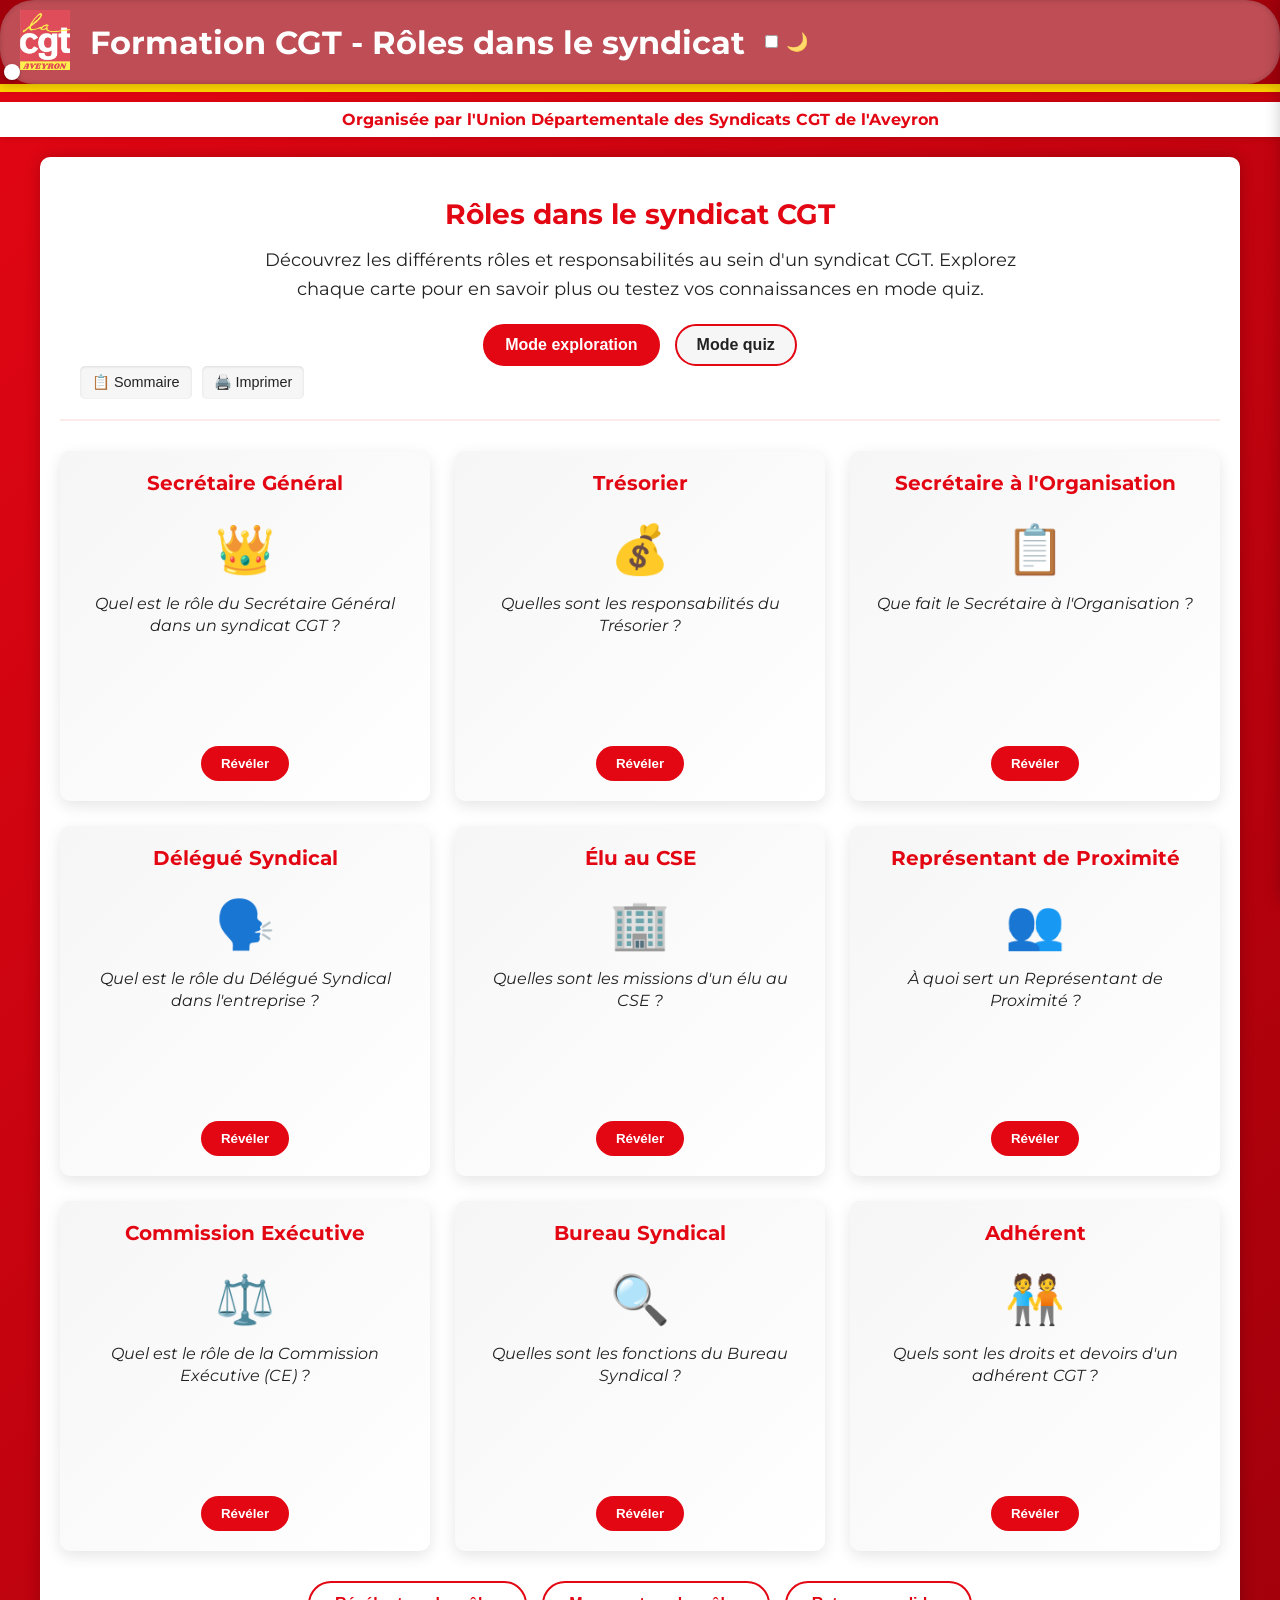
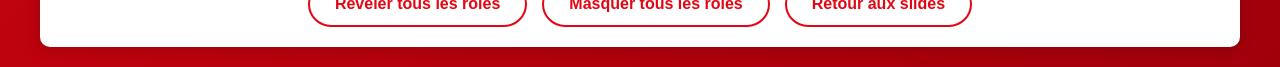
<file: roles.html>
<!DOCTYPE html>
<html lang="fr">
<head>
  <meta charset="UTF-8">
  <meta name="viewport" content="width=device-width, initial-scale=1.0">
  <title>Rôles dans le syndicat CGT</title>
  <link rel="stylesheet" href="css/styles.css">
  <link rel="stylesheet" href="css/roles.css">
  <link href="https://fonts.googleapis.com/css2?family=Montserrat:wght@400;500;700&display=swap" rel="stylesheet">
</head>
<body>
  <header>
    <div class="logo">
      <img src="img/logo-cgt.png" alt="Logo CGT">
    </div>
    <h1>Formation CGT - Rôles dans le syndicat</h1>
    <div class="theme-toggle">
      <label class="switch">
        <input type="checkbox" id="theme-switch">
        <div class="slider"></div>
      </label>
      <span class="theme-icon">🌙</span>
    </div>
  </header>

  <div class="top-progress-bar">
    <div id="top-progress-indicator" class="top-progress-indicator" style="width: 100%;"></div>
  </div>

  <div class="org-info">Organisée par l'Union Départementale des Syndicats CGT de l'Aveyron</div>

  <!-- Table des matières -->
  <div class="toc" id="table-of-contents">
    <div class="toc-header">
      <h3>Table des matières</h3>
      <button class="close-toc" id="close-toc">&times;</button>
    </div>
    <div class="toc-content">
      <ul>
        <li><a href="index.html" data-slide="0">Accueil et ouverture</a></li>
        <li><a href="statuts.html">Fonctionnement statutaire</a></li>
        <li><a href="roles.html">Rôles dans le syndicat</a></li>
        <li><a href="index.html" data-slide="2">Le rôle des adhérent·es</a></li>
        <li><a href="index.html" data-slide="3">Élu·es, mandaté·es, responsables</a></li>
        <li><a href="index.html" data-slide="4">CE, Bureau syndical, SG : qui fait quoi ?</a></li>
        <li><a href="index.html" data-slide="5">AG et congrès : lieux de souveraineté</a></li>
        <li><a href="index.html" data-slide="6">Cotisations et outils CGT</a></li>
        <li><a href="index.html" data-slide="7">Articulation syndicat / UL / UD / Fédé</a></li>
        <li><a href="index.html" data-slide="8">Synthèse et engagements</a></li>
        <li><a href="index.html" data-slide="9">Glossaire CGT</a></li>
      </ul>
    </div>
  </div>
  
  <!-- Overlay pour la table des matières -->
  <div class="toc-overlay" id="toc-overlay"></div>

  <div class="roles-container">
    <div class="roles-intro">
      <h2>Rôles dans le syndicat CGT</h2>
      <p>Découvrez les différents rôles et responsabilités au sein d'un syndicat CGT. Explorez chaque carte pour en savoir plus ou testez vos connaissances en mode quiz.</p>
      
      <div class="mode-selector">
        <button id="exploration-mode" class="mode-btn active">Mode exploration</button>
        <button id="quiz-mode" class="mode-btn">Mode quiz</button>
      </div>
      
      <div class="slide-actions">
        <button class="toc-button" type="button" onclick="toggleTOC()">📋 Sommaire</button>
        <button class="print-button" onclick="window.print()">🖨️ Imprimer</button>
      </div>
    </div>

    <div class="roles-grid">
      <!-- Secrétaire Général -->
      <div class="role-card" data-role="sg">
        <div class="role-front">
          <h3>Secrétaire Général</h3>
          <div class="role-icon">👑</div>
          <p class="role-question">Quel est le rôle du Secrétaire Général dans un syndicat CGT ?</p>
          <button class="reveal-btn">Révéler</button>
        </div>
        <div class="role-back">
          <h3>Secrétaire Général</h3>
          <ul class="role-details">
            <li>Représente le syndicat auprès des employeurs et des institutions</li>
            <li>Coordonne l'activité syndicale et veille à l'application des décisions</li>
            <li>Anime l'équipe syndicale et les réunions du bureau</li>
            <li>Signe les correspondances officielles du syndicat</li>
            <li>Rend compte régulièrement de son activité devant les instances</li>
          </ul>
          <button class="hide-btn">Masquer</button>
        </div>
      </div>

      <!-- Trésorier -->
      <div class="role-card" data-role="tresorier">
        <div class="role-front">
          <h3>Trésorier</h3>
          <div class="role-icon">💰</div>
          <p class="role-question">Quelles sont les responsabilités du Trésorier ?</p>
          <button class="reveal-btn">Révéler</button>
        </div>
        <div class="role-back">
          <h3>Trésorier</h3>
          <ul class="role-details">
            <li>Gère les finances du syndicat et tient la comptabilité</li>
            <li>Collecte les cotisations et effectue les reversements à COGETISE</li>
            <li>Prépare le budget prévisionnel et les bilans financiers</li>
            <li>Veille à la bonne utilisation des ressources du syndicat</li>
            <li>Présente régulièrement l'état des finances aux instances</li>
          </ul>
          <button class="hide-btn">Masquer</button>
        </div>
      </div>

      <!-- Secrétaire à l'Organisation -->
      <div class="role-card" data-role="org">
        <div class="role-front">
          <h3>Secrétaire à l'Organisation</h3>
          <div class="role-icon">📋</div>
          <p class="role-question">Que fait le Secrétaire à l'Organisation ?</p>
          <button class="reveal-btn">Révéler</button>
        </div>
        <div class="role-back">
          <h3>Secrétaire à l'Organisation</h3>
          <ul class="role-details">
            <li>Organise la vie interne du syndicat (réunions, congrès, etc.)</li>
            <li>Suit l'évolution des adhésions et la syndicalisation</li>
            <li>Coordonne la communication interne</li>
            <li>Veille au bon fonctionnement des structures</li>
            <li>Assure le lien avec les structures interprofessionnelles (UL, UD, etc.)</li>
          </ul>
          <button class="hide-btn">Masquer</button>
        </div>
      </div>

      <!-- Délégué Syndical -->
      <div class="role-card" data-role="ds">
        <div class="role-front">
          <h3>Délégué Syndical</h3>
          <div class="role-icon">🗣️</div>
          <p class="role-question">Quel est le rôle du Délégué Syndical dans l'entreprise ?</p>
          <button class="reveal-btn">Révéler</button>
        </div>
        <div class="role-back">
          <h3>Délégué Syndical</h3>
          <ul class="role-details">
            <li>Représente le syndicat auprès de l'employeur</li>
            <li>Négocie les accords collectifs</li>
            <li>Présente les revendications des salariés</li>
            <li>Anime la section syndicale dans l'entreprise</li>
            <li>Informe et conseille les salariés sur leurs droits</li>
          </ul>
          <button class="hide-btn">Masquer</button>
        </div>
      </div>

      <!-- Représentant au CSE -->
      <div class="role-card" data-role="cse">
        <div class="role-front">
          <h3>Élu au CSE</h3>
          <div class="role-icon">🏢</div>
          <p class="role-question">Quelles sont les missions d'un élu au CSE ?</p>
          <button class="reveal-btn">Révéler</button>
        </div>
        <div class="role-back">
          <h3>Élu au CSE</h3>
          <ul class="role-details">
            <li>Présente les réclamations des salariés à l'employeur</li>
            <li>Veille au respect des droits des salariés</li>
            <li>Participe aux consultations obligatoires</li>
            <li>Contribue à la promotion de la santé et de la sécurité</li>
            <li>Gère les activités sociales et culturelles (selon la taille de l'entreprise)</li>
          </ul>
          <button class="hide-btn">Masquer</button>
        </div>
      </div>

      <!-- Représentant de Proximité -->
      <div class="role-card" data-role="rp">
        <div class="role-front">
          <h3>Représentant de Proximité</h3>
          <div class="role-icon">👥</div>
          <p class="role-question">À quoi sert un Représentant de Proximité ?</p>
          <button class="reveal-btn">Révéler</button>
        </div>
        <div class="role-back">
          <h3>Représentant de Proximité</h3>
          <ul class="role-details">
            <li>Assure une présence syndicale au plus près des salariés</li>
            <li>Remonte les problèmes quotidiens des salariés</li>
            <li>Traite les questions de santé, sécurité et conditions de travail</li>
            <li>Fait le lien entre les salariés et les élus du CSE</li>
            <li>Intervient rapidement sur les problèmes locaux</li>
          </ul>
          <button class="hide-btn">Masquer</button>
        </div>
      </div>

      <!-- Commission Exécutive -->
      <div class="role-card" data-role="ce">
        <div class="role-front">
          <h3>Commission Exécutive</h3>
          <div class="role-icon">⚖️</div>
          <p class="role-question">Quel est le rôle de la Commission Exécutive (CE) ?</p>
          <button class="reveal-btn">Révéler</button>
        </div>
        <div class="role-back">
          <h3>Commission Exécutive</h3>
          <ul class="role-details">
            <li>Dirige le syndicat entre deux congrès</li>
            <li>Prend les décisions politiques et stratégiques</li>
            <li>Élit le bureau et le secrétariat</li>
            <li>Contrôle l'activité du bureau</li>
            <li>Met en œuvre les orientations décidées en congrès</li>
          </ul>
          <button class="hide-btn">Masquer</button>
        </div>
      </div>

      <!-- Bureau Syndical -->
      <div class="role-card" data-role="bureau">
        <div class="role-front">
          <h3>Bureau Syndical</h3>
          <div class="role-icon">🔍</div>
          <p class="role-question">Quelles sont les fonctions du Bureau Syndical ?</p>
          <button class="reveal-btn">Révéler</button>
        </div>
        <div class="role-back">
          <h3>Bureau Syndical</h3>
          <ul class="role-details">
            <li>Assure la gestion quotidienne du syndicat</li>
            <li>Met en œuvre les décisions de la CE</li>
            <li>Prépare les réunions de la CE</li>
            <li>Coordonne l'activité des différents secteurs</li>
            <li>Réagit rapidement aux situations urgentes</li>
          </ul>
          <button class="hide-btn">Masquer</button>
        </div>
      </div>

      <!-- Adhérent -->
      <div class="role-card" data-role="adherent">
        <div class="role-front">
          <h3>Adhérent</h3>
          <div class="role-icon">🧑‍🤝‍🧑</div>
          <p class="role-question">Quels sont les droits et devoirs d'un adhérent CGT ?</p>
          <button class="reveal-btn">Révéler</button>
        </div>
        <div class="role-back">
          <h3>Adhérent</h3>
          <ul class="role-details">
            <li>Participe à la vie démocratique du syndicat</li>
            <li>Vote lors des assemblées générales et congrès</li>
            <li>Contribue financièrement par sa cotisation</li>
            <li>Peut être candidat aux responsabilités syndicales</li>
            <li>Diffuse les valeurs et revendications de la CGT</li>
          </ul>
          <button class="hide-btn">Masquer</button>
        </div>
      </div>
    </div>

    <div class="quiz-container" style="display: none;">
      <div class="quiz-question">
        <h3 id="quiz-title">Question :</h3>
        <p id="quiz-text"></p>
        <div id="quiz-options" class="quiz-options"></div>
        <div class="quiz-controls">
          <button id="quiz-check">Vérifier</button>
          <button id="quiz-next" disabled>Question suivante</button>
        </div>
        <div id="quiz-feedback" class="quiz-feedback"></div>
      </div>
    </div>

    <div class="roles-actions">
      <button id="reveal-all-btn">Révéler tous les rôles</button>
      <button id="hide-all-btn">Masquer tous les rôles</button>
      <button id="back-to-slides" onclick="window.location.href='index.html'">Retour aux slides</button>
    </div>
  </div>

  <script src="js/roles.js"></script>
  <script>
    // Gestion du thème
    const themeSwitch = document.getElementById('theme-switch');
    const themeIcon = document.querySelector('.theme-icon');
    
    // Vérifier si un thème est déjà enregistré
    const savedTheme = localStorage.getItem('theme');
    if (savedTheme === 'dark') {
      document.documentElement.setAttribute('data-theme', 'dark');
      themeSwitch.checked = true;
      themeIcon.textContent = '☀️';
    }
    
    themeSwitch.addEventListener('change', function() {
      if (this.checked) {
        document.documentElement.setAttribute('data-theme', 'dark');
        localStorage.setItem('theme', 'dark');
        themeIcon.textContent = '☀️';
      } else {
        document.documentElement.setAttribute('data-theme', 'light');
        localStorage.setItem('theme', 'light');
        themeIcon.textContent = '🌙';
      }
    });
    
    // Gestion de la table des matières
    document.addEventListener('DOMContentLoaded', function() {
      // Fonction pour gérer la table des matières
      const tocButton = document.querySelector('.toc-button');
      const toc = document.getElementById('table-of-contents');
      const tocOverlay = document.getElementById('toc-overlay');
      const closeTocButton = document.getElementById('close-toc');
      
      if (tocButton && toc && tocOverlay && closeTocButton) {
        // Utiliser la fonction toggleTOC de script.js si elle existe
        if (typeof toggleTOC !== 'function') {
          tocButton.addEventListener('click', function() {
            toc.style.display = toc.style.display === 'block' ? 'none' : 'block';
            tocOverlay.style.display = toc.style.display === 'block' ? 'block' : 'none';
          });
        }
        
        closeTocButton.addEventListener('click', function() {
          toc.style.display = 'none';
          tocOverlay.style.display = 'none';
        });
        
        tocOverlay.addEventListener('click', function() {
          toc.style.display = 'none';
          tocOverlay.style.display = 'none';
        });
      }
    });
  </script>
</body>
</html>
</file>
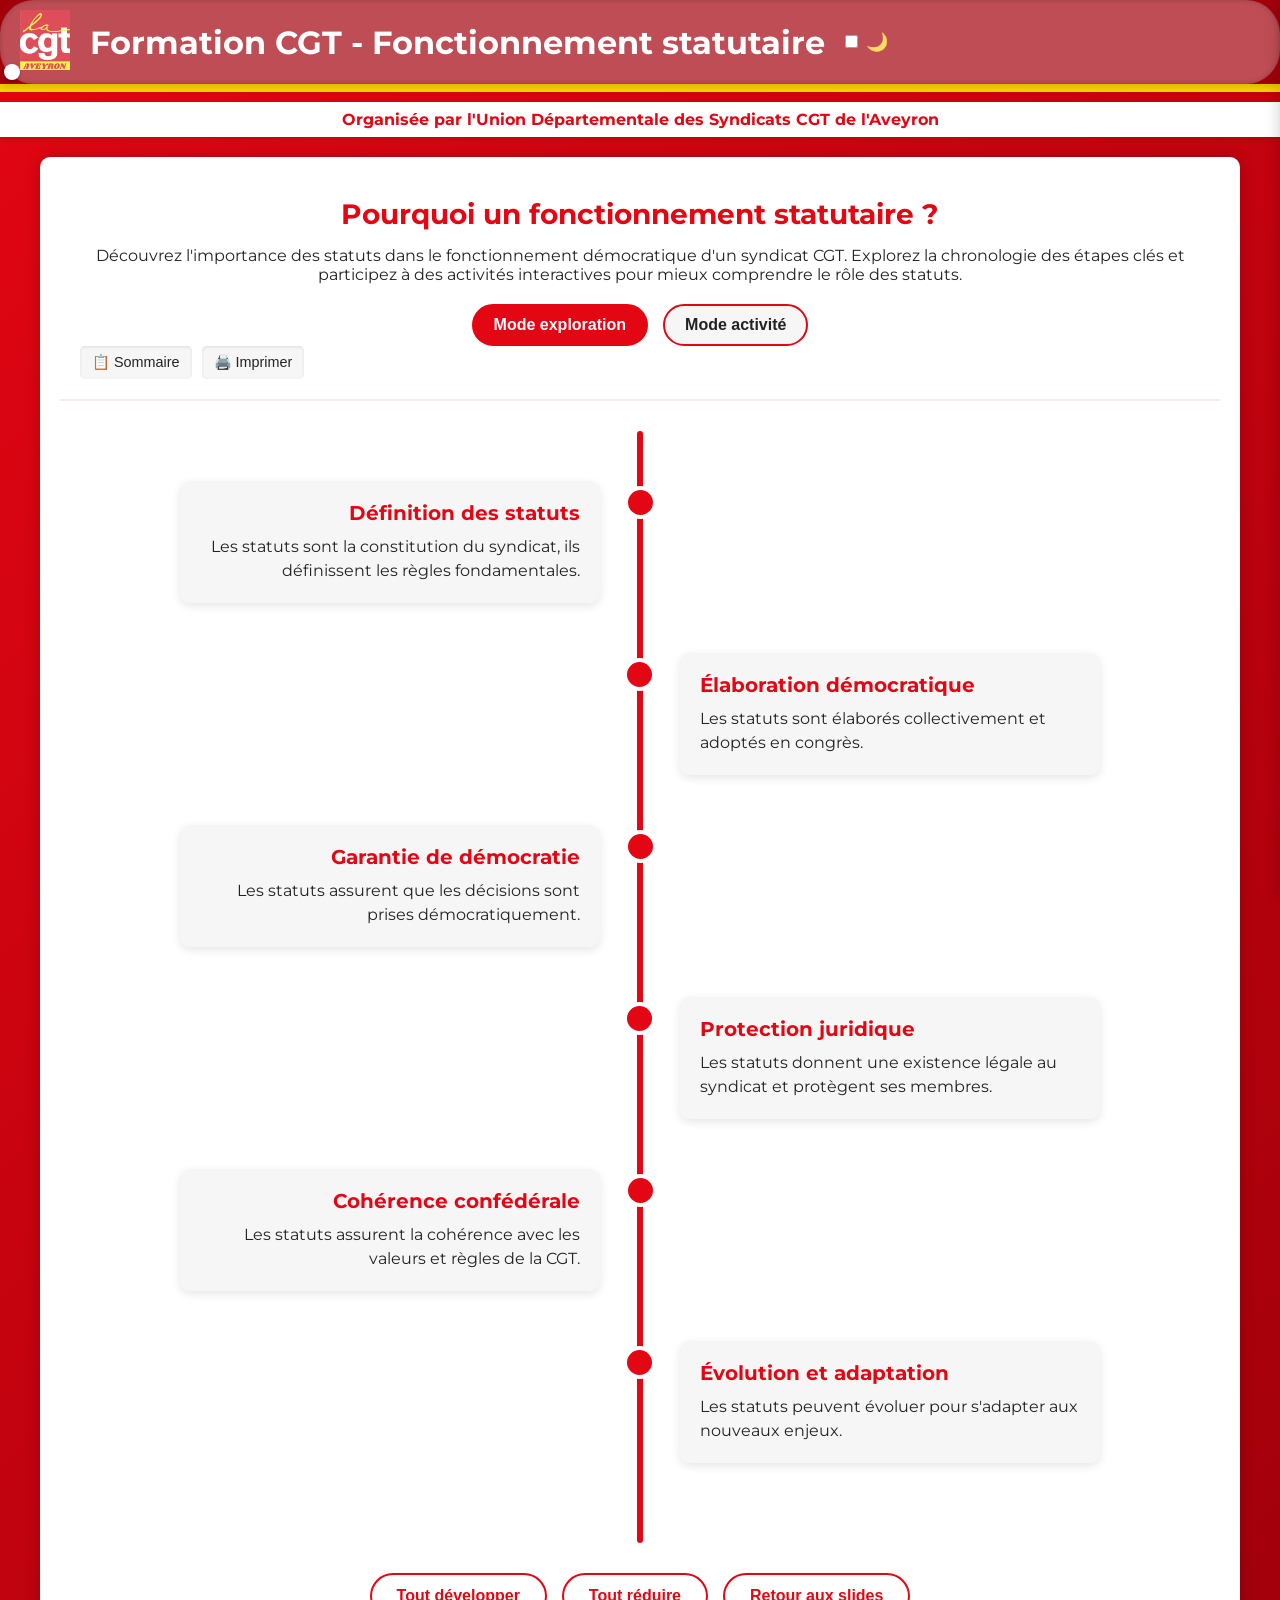
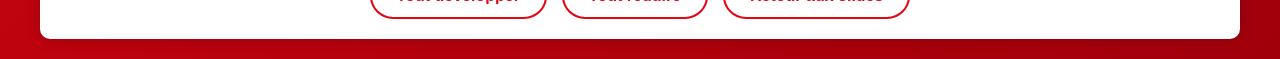
<file: statuts.html>
<!DOCTYPE html>
<html lang="fr">
<head>
  <meta charset="UTF-8">
  <meta name="viewport" content="width=device-width, initial-scale=1.0">
  <title>Fonctionnement statutaire CGT</title>
  <link rel="stylesheet" href="css/styles.css">
  <link rel="stylesheet" href="css/roles.css">
  <link href="https://fonts.googleapis.com/css2?family=Montserrat:wght@400;500;700&display=swap" rel="stylesheet">
  <style>
    .statuts-container {
      max-width: 1200px;
      margin: 20px auto;
      padding: 20px;
      background-color: var(--card-bg);
      border-radius: 10px;
      box-shadow: var(--shadow);
      color: var(--text-dark);
    }
    
    .statuts-intro {
      text-align: center;
      margin-bottom: 30px;
      padding: 20px;
      border-bottom: 2px solid var(--cgt-light-red);
    }
    
    .statuts-intro h2 {
      color: var(--cgt-red);
      font-size: 28px;
      margin-bottom: 15px;
    }
    
    .statuts-timeline {
      position: relative;
      max-width: 1000px;
      margin: 0 auto;
      padding: 40px 0;
    }
    
    .statuts-timeline::before {
      content: '';
      position: absolute;
      width: 6px;
      background-color: var(--cgt-red);
      top: 0;
      bottom: 0;
      left: 50%;
      margin-left: -3px;
      border-radius: 10px;
    }
    
    .timeline-item {
      padding: 10px 40px;
      position: relative;
      width: 50%;
      box-sizing: border-box;
      margin-bottom: 30px;
      opacity: 0;
      transform: translateY(20px);
      transition: all 0.5s ease;
    }
    
    .timeline-item.visible {
      opacity: 1;
      transform: translateY(0);
    }
    
    .timeline-item:nth-child(odd) {
      left: 0;
      text-align: right;
    }
    
    .timeline-item:nth-child(even) {
      left: 50%;
      text-align: left;
    }
    
    .timeline-item::after {
      content: '';
      position: absolute;
      width: 25px;
      height: 25px;
      background-color: var(--cgt-red);
      border: 4px solid var(--card-bg);
      border-radius: 50%;
      top: 15px;
      z-index: 1;
    }
    
    .timeline-item:nth-child(odd)::after {
      right: -17px;
    }
    
    .timeline-item:nth-child(even)::after {
      left: -17px;
    }
    
    .timeline-content {
      padding: 20px;
      background-color: var(--bg-light);
      border-radius: 10px;
      box-shadow: 0 3px 10px rgba(0,0,0,0.1);
      transition: all 0.3s ease;
      cursor: pointer;
    }
    
    .timeline-content:hover {
      transform: scale(1.03);
      box-shadow: 0 5px 15px rgba(0,0,0,0.2);
    }
    
    .timeline-content h3 {
      color: var(--cgt-red);
      margin-bottom: 10px;
      font-size: 20px;
    }
    
    .timeline-content p {
      margin: 0;
      line-height: 1.5;
    }
    
    .timeline-details {
      display: none;
      margin-top: 15px;
      padding-top: 15px;
      border-top: 1px dashed rgba(0,0,0,0.1);
    }
    
    .timeline-details.active {
      display: block;
      animation: fadeIn 0.5s ease;
    }
    
    @keyframes fadeIn {
      from { opacity: 0; }
      to { opacity: 1; }
    }
    
    .statuts-actions {
      display: flex;
      justify-content: center;
      gap: 15px;
      margin-top: 30px;
      flex-wrap: wrap;
    }
    
    .statuts-actions button {
      background-color: var(--card-bg);
      color: var(--cgt-red);
      border: 2px solid var(--cgt-red);
      padding: 12px 25px;
      font-size: 16px;
      font-weight: bold;
      border-radius: 30px;
      cursor: pointer;
      transition: all 0.3s ease;
    }
    
    .statuts-actions button:hover {
      background-color: var(--cgt-red);
      color: white;
      transform: translateY(-3px);
      box-shadow: 0 5px 10px rgba(0,0,0,0.1);
    }
    
    .statuts-quiz {
      background-color: var(--bg-light);
      border-radius: 10px;
      padding: 30px;
      box-shadow: 0 5px 15px rgba(0,0,0,0.1);
      margin: 30px auto;
      max-width: 800px;
      display: none;
    }
    
    .statuts-quiz.active {
      display: block;
      animation: fadeIn 0.5s ease;
    }
    
    .drag-drop-container {
      margin-top: 30px;
      display: flex;
      flex-direction: column;
      gap: 20px;
    }
    
    .drag-items {
      display: flex;
      flex-wrap: wrap;
      gap: 10px;
      margin-bottom: 20px;
      justify-content: center;
    }
    
    .drag-item {
      padding: 10px 15px;
      background-color: var(--card-bg);
      border: 2px solid var(--cgt-red);
      border-radius: 8px;
      cursor: grab;
      transition: all 0.2s ease;
      user-select: none;
    }
    
    .drag-item:hover {
      transform: translateY(-3px);
      box-shadow: 0 3px 8px rgba(0,0,0,0.1);
    }
    
    .drag-item.dragging {
      opacity: 0.5;
      cursor: grabbing;
    }
    
    .drop-zones {
      display: flex;
      flex-direction: column;
      gap: 15px;
    }
    
    .drop-zone {
      padding: 15px;
      background-color: rgba(0,0,0,0.05);
      border: 2px dashed rgba(0,0,0,0.2);
      border-radius: 8px;
      min-height: 50px;
      display: flex;
      align-items: center;
      transition: all 0.2s ease;
    }
    
    .drop-zone.highlight {
      background-color: rgba(227, 6, 19, 0.1);
      border-color: var(--cgt-red);
    }
    
    .drop-zone-label {
      font-weight: bold;
      margin-right: 15px;
      min-width: 200px;
    }
    
    .drop-zone-items {
      display: flex;
      flex-wrap: wrap;
      gap: 10px;
    }
    
    .quiz-feedback {
      margin-top: 20px;
      padding: 15px;
      border-radius: 8px;
      font-weight: bold;
      display: none;
    }
    
    .quiz-feedback.correct {
      background-color: rgba(40, 167, 69, 0.1);
      color: #28a745;
      border: 1px solid #28a745;
    }
    
    .quiz-feedback.incorrect {
      background-color: rgba(220, 53, 69, 0.1);
      color: #dc3545;
      border: 1px solid #dc3545;
    }
    
    @media (max-width: 768px) {
      .statuts-timeline::before {
        left: 40px;
      }
      
      .timeline-item {
        width: 100%;
        padding-left: 70px;
        padding-right: 20px;
        text-align: left;
      }
      
      .timeline-item:nth-child(odd) {
        left: 0;
        text-align: left;
      }
      
      .timeline-item:nth-child(even) {
        left: 0;
      }
      
      .timeline-item:nth-child(odd)::after {
        left: 28px;
        right: auto;
      }
      
      .timeline-item:nth-child(even)::after {
        left: 28px;
      }
      
      .statuts-actions {
        flex-direction: column;
        align-items: center;
      }
      
      .statuts-actions button {
        width: 100%;
      }
    }
    
    /* Overlay pour la table des matières */
    .toc-overlay {
      position: fixed;
      top: 0;
      left: 0;
      width: 100%;
      height: 100%;
      background-color: rgba(0, 0, 0, 0.5);
      backdrop-filter: blur(3px);
      z-index: 999;
      display: none;
    }
    
    .toc-overlay.active {
      display: block;
    }
    
    /* Table des matières */
    .toc {
      position: fixed;
      top: 0;
      right: 0;
      width: 350px;
      height: 100%;
      background-color: var(--card-bg);
      color: var(--text-dark);
      z-index: 1000;
      transition: transform 0.3s ease;
      box-shadow: var(--shadow);
      overflow-y: auto;
      transform: translateX(100%);
      padding: 0;
    }
    
    .toc.active {
      transform: translateX(0);
    }
    
    .toc-header {
      display: flex;
      justify-content: space-between;
      align-items: center;
      margin-bottom: 20px;
      background-color: var(--cgt-red);
      color: var(--text-light);
      padding: 15px;
    }
    
    .close-toc {
      background-color: transparent;
      border: none;
      font-size: 24px;
      cursor: pointer;
    }
    
    .toc-content ul {
      list-style: none;
      padding: 0;
      margin: 0;
    }
    
    .toc-content li {
      margin-bottom: 10px;
    }
    
    .toc-content a {
      text-decoration: none;
      color: var(--text-dark);
    }
    
    .toc-content a:hover {
      color: var(--cgt-red);
    }
  </style>
</head>
<body>
  <header>
    <div class="logo">
      <img src="img/logo-cgt.png" alt="Logo CGT">
    </div>
    <h1>Formation CGT - Fonctionnement statutaire</h1>
    <div class="theme-toggle">
      <label class="switch">
        <input type="checkbox" id="theme-switch">
        <div class="slider"></div>
      </label>
      <span class="theme-icon">🌙</span>
    </div>
  </header>

  <div class="top-progress-bar">
    <div id="top-progress-indicator" class="top-progress-indicator" style="width: 100%;"></div>
  </div>

  <div class="org-info">Organisée par l'Union Départementale des Syndicats CGT de l'Aveyron</div>

  <!-- Table des matières -->
  <div id="table-of-contents" class="toc">
    <div class="toc-header">
      <h2>Sommaire</h2>
      <button id="close-toc" class="close-toc">×</button>
    </div>
    <div class="toc-content">
      <ul>
        <li><a href="index.html">Retour à la formation principale</a></li>
        <li><a href="index.html#slide-1">Retour à la slide Fonctionnement statutaire</a></li>
        <li><a href="#exploration">Mode exploration</a></li>
        <li><a href="#quiz">Mode quiz</a></li>
        <li><a href="roles.html">Module : Rôles dans le syndicat</a></li>
        <li><a href="congres.html">Module : AG et congrès</a></li>
        <li><a href="cotisations.html">Module : Cotisations</a></li>
      </ul>
    </div>
  </div>
  
  <!-- Overlay pour la table des matières -->
  <div class="toc-overlay" id="toc-overlay"></div>

  <div class="statuts-container">
    <div class="statuts-intro">
      <h2>Pourquoi un fonctionnement statutaire ?</h2>
      <p>Découvrez l'importance des statuts dans le fonctionnement démocratique d'un syndicat CGT. Explorez la chronologie des étapes clés et participez à des activités interactives pour mieux comprendre le rôle des statuts.</p>
      
      <div class="mode-selector">
        <button id="exploration-mode" class="mode-btn active">Mode exploration</button>
        <button id="quiz-mode" class="mode-btn">Mode activité</button>
      </div>
      
      <div class="slide-actions">
        <button class="toc-button" type="button" onclick="toggleTOC()">📋 Sommaire</button>
        <button class="print-button" onclick="window.print()">🖨️ Imprimer</button>
      </div>
    </div>

    <div class="statuts-timeline">
      <div class="timeline-item">
        <div class="timeline-content" data-id="1">
          <h3>Définition des statuts</h3>
          <p>Les statuts sont la constitution du syndicat, ils définissent les règles fondamentales.</p>
          <div class="timeline-details" id="details-1">
            <p>Les statuts d'un syndicat CGT constituent le texte fondateur qui définit :</p>
            <ul>
              <li>L'objet et les missions du syndicat</li>
              <li>Les modalités d'adhésion et les droits des adhérents</li>
              <li>La structure des instances (CE, Bureau, etc.)</li>
              <li>Les règles de prise de décision</li>
              <li>Les modalités de gestion financière</li>
            </ul>
            <p>Ils garantissent un fonctionnement démocratique et transparent.</p>
          </div>
        </div>
      </div>
      
      <div class="timeline-item">
        <div class="timeline-content" data-id="2">
          <h3>Élaboration démocratique</h3>
          <p>Les statuts sont élaborés collectivement et adoptés en congrès.</p>
          <div class="timeline-details" id="details-2">
            <p>Le processus d'élaboration des statuts est fondamentalement démocratique :</p>
            <ul>
              <li>Proposition initiale par un groupe de travail</li>
              <li>Discussion et amendements par les adhérents</li>
              <li>Débat en assemblée générale ou en congrès</li>
              <li>Adoption par vote à la majorité</li>
              <li>Possibilité de révision selon les mêmes procédures</li>
            </ul>
            <p>Ce processus garantit que les statuts reflètent la volonté collective des adhérents.</p>
          </div>
        </div>
      </div>
      
      <div class="timeline-item">
        <div class="timeline-content" data-id="3">
          <h3>Garantie de démocratie</h3>
          <p>Les statuts assurent que les décisions sont prises démocratiquement.</p>
          <div class="timeline-details" id="details-3">
            <p>Les statuts sont le garant de la démocratie syndicale car ils :</p>
            <ul>
              <li>Définissent les modalités de vote et de prise de décision</li>
              <li>Assurent la représentation de tous les adhérents</li>
              <li>Établissent des mécanismes de contrôle des dirigeants</li>
              <li>Prévoient la rotation des responsabilités</li>
              <li>Garantissent la transparence des débats et des décisions</li>
            </ul>
            <p>Sans statuts clairs, le risque d'arbitraire et de concentration du pouvoir serait important.</p>
          </div>
        </div>
      </div>
      
      <div class="timeline-item">
        <div class="timeline-content" data-id="4">
          <h3>Protection juridique</h3>
          <p>Les statuts donnent une existence légale au syndicat et protègent ses membres.</p>
          <div class="timeline-details" id="details-4">
            <p>Sur le plan juridique, les statuts :</p>
            <ul>
              <li>Confèrent la personnalité morale au syndicat</li>
              <li>Permettent d'agir en justice et de signer des accords</li>
              <li>Définissent les responsabilités des dirigeants</li>
              <li>Protègent le syndicat contre les contestations externes</li>
              <li>Établissent les règles de dissolution et de dévolution des biens</li>
            </ul>
            <p>Ils constituent donc une protection essentielle pour l'action syndicale.</p>
          </div>
        </div>
      </div>
      
      <div class="timeline-item">
        <div class="timeline-content" data-id="5">
          <h3>Cohérence confédérale</h3>
          <p>Les statuts assurent la cohérence avec les valeurs et règles de la CGT.</p>
          <div class="timeline-details" id="details-5">
            <p>Les statuts d'un syndicat CGT s'inscrivent dans une cohérence confédérale :</p>
            <ul>
              <li>Ils respectent les statuts confédéraux de la CGT</li>
              <li>Ils intègrent les valeurs fondamentales de la CGT</li>
              <li>Ils prévoient l'affiliation aux structures interprofessionnelles (UL, UD)</li>
              <li>Ils organisent le reversement des cotisations via COGETISE</li>
              <li>Ils garantissent la participation aux instances fédérales et confédérales</li>
            </ul>
            <p>Cette cohérence assure l'unité d'action de la CGT à tous les niveaux.</p>
          </div>
        </div>
      </div>
      
      <div class="timeline-item">
        <div class="timeline-content" data-id="6">
          <h3>Évolution et adaptation</h3>
          <p>Les statuts peuvent évoluer pour s'adapter aux nouveaux enjeux.</p>
          <div class="timeline-details" id="details-6">
            <p>Les statuts ne sont pas figés et peuvent évoluer :</p>
            <ul>
              <li>Adaptation aux évolutions du monde du travail</li>
              <li>Prise en compte des nouvelles formes d'organisation</li>
              <li>Intégration des enjeux contemporains (numérique, environnement...)</li>
              <li>Amélioration des processus démocratiques</li>
              <li>Révision lors des congrès selon des procédures définies</li>
            </ul>
            <p>Cette capacité d'adaptation garantit la pertinence du syndicat face aux défis actuels.</p>
          </div>
        </div>
      </div>
    </div>

    <div class="statuts-quiz">
      <h3>Activité : Organiser les instances selon leur pouvoir de décision</h3>
      <p>Placez les différentes instances du syndicat dans la bonne catégorie selon leur rôle dans la prise de décision.</p>
      
      <div class="drag-drop-container">
        <div class="drag-items">
          <div class="drag-item" draggable="true" data-category="souverainete">Congrès</div>
          <div class="drag-item" draggable="true" data-category="souverainete">Assemblée Générale</div>
          <div class="drag-item" draggable="true" data-category="direction">Commission Exécutive</div>
          <div class="drag-item" draggable="true" data-category="direction">Conseil Syndical</div>
          <div class="drag-item" draggable="true" data-category="execution">Bureau</div>
          <div class="drag-item" draggable="true" data-category="execution">Secrétariat</div>
          <div class="drag-item" draggable="true" data-category="controle">Commission Financière de Contrôle</div>
          <div class="drag-item" draggable="true" data-category="controle">Commission des Mandats</div>
        </div>
        
        <div class="drop-zones">
          <div class="drop-zone" data-category="souverainete">
            <div class="drop-zone-label">Instances souveraines :</div>
            <div class="drop-zone-items"></div>
          </div>
          <div class="drop-zone" data-category="direction">
            <div class="drop-zone-label">Instances de direction :</div>
            <div class="drop-zone-items"></div>
          </div>
          <div class="drop-zone" data-category="execution">
            <div class="drop-zone-label">Instances d'exécution :</div>
            <div class="drop-zone-items"></div>
          </div>
          <div class="drop-zone" data-category="controle">
            <div class="drop-zone-label">Instances de contrôle :</div>
            <div class="drop-zone-items"></div>
          </div>
        </div>
        
        <div class="quiz-feedback"></div>
        
        <div class="statuts-actions">
          <button id="check-answers">Vérifier les réponses</button>
          <button id="reset-activity">Réinitialiser l'activité</button>
        </div>
      </div>
    </div>

    <div class="statuts-actions">
      <button id="expand-all">Tout développer</button>
      <button id="collapse-all">Tout réduire</button>
      <button id="back-to-slides" onclick="window.location.href='index.html'">Retour aux slides</button>
    </div>
  </div>

  <script>
    document.addEventListener('DOMContentLoaded', function() {
      // Gestion du thème
      const themeSwitch = document.getElementById('theme-switch');
      const themeIcon = document.querySelector('.theme-icon');
      
      // Vérifier si un thème est déjà enregistré
      const savedTheme = localStorage.getItem('theme');
      if (savedTheme === 'dark') {
        document.documentElement.setAttribute('data-theme', 'dark');
        themeSwitch.checked = true;
        themeIcon.textContent = '☀️';
      }
      
      themeSwitch.addEventListener('change', function() {
        if (this.checked) {
          document.documentElement.setAttribute('data-theme', 'dark');
          localStorage.setItem('theme', 'dark');
          themeIcon.textContent = '☀️';
        } else {
          document.documentElement.setAttribute('data-theme', 'light');
          localStorage.setItem('theme', 'light');
          themeIcon.textContent = '🌙';
        }
      });
      
      // Animation des éléments de la timeline
      const timelineItems = document.querySelectorAll('.timeline-item');
      
      function checkScroll() {
        timelineItems.forEach(item => {
          const itemTop = item.getBoundingClientRect().top;
          const itemBottom = item.getBoundingClientRect().bottom;
          const windowHeight = window.innerHeight;
          
          if (itemTop < windowHeight - 100 && itemBottom > 0) {
            item.classList.add('visible');
          }
        });
      }
      
      // Vérifier au chargement initial
      setTimeout(checkScroll, 300);
      
      // Vérifier au défilement
      window.addEventListener('scroll', checkScroll);
      
      // Gestion des détails de la timeline
      const timelineContents = document.querySelectorAll('.timeline-content');
      
      timelineContents.forEach(content => {
        content.addEventListener('click', function() {
          const detailsId = this.getAttribute('data-id');
          const details = document.getElementById('details-' + detailsId);
          
          if (details.classList.contains('active')) {
            details.classList.remove('active');
          } else {
            details.classList.add('active');
          }
        });
      });
      
      // Boutons pour tout développer/réduire
      const expandAllBtn = document.getElementById('expand-all');
      const collapseAllBtn = document.getElementById('collapse-all');
      
      expandAllBtn.addEventListener('click', function() {
        document.querySelectorAll('.timeline-details').forEach(details => {
          details.classList.add('active');
        });
      });
      
      collapseAllBtn.addEventListener('click', function() {
        document.querySelectorAll('.timeline-details').forEach(details => {
          details.classList.remove('active');
        });
      });
      
      // Gestion des modes
      const explorationModeBtn = document.getElementById('exploration-mode');
      const quizModeBtn = document.getElementById('quiz-mode');
      const timelineEl = document.querySelector('.statuts-timeline');
      const quizEl = document.querySelector('.statuts-quiz');
      
      explorationModeBtn.addEventListener('click', function() {
        explorationModeBtn.classList.add('active');
        quizModeBtn.classList.remove('active');
        timelineEl.style.display = 'block';
        quizEl.classList.remove('active');
      });
      
      quizModeBtn.addEventListener('click', function() {
        quizModeBtn.classList.add('active');
        explorationModeBtn.classList.remove('active');
        timelineEl.style.display = 'none';
        quizEl.classList.add('active');
      });
      
      // Gestion du drag and drop
      const dragItems = document.querySelectorAll('.drag-item');
      const dropZones = document.querySelectorAll('.drop-zone');
      const checkAnswersBtn = document.getElementById('check-answers');
      const resetActivityBtn = document.getElementById('reset-activity');
      const quizFeedback = document.querySelector('.quiz-feedback');
      
      let draggedItem = null;
      
      dragItems.forEach(item => {
        item.addEventListener('dragstart', function() {
          draggedItem = this;
          setTimeout(() => {
            this.classList.add('dragging');
          }, 0);
        });
        
        item.addEventListener('dragend', function() {
          this.classList.remove('dragging');
          draggedItem = null;
        });
      });
      
      dropZones.forEach(zone => {
        zone.addEventListener('dragover', function(e) {
          e.preventDefault();
          this.classList.add('highlight');
        });
        
        zone.addEventListener('dragleave', function() {
          this.classList.remove('highlight');
        });
        
        zone.addEventListener('drop', function(e) {
          e.preventDefault();
          this.classList.remove('highlight');
          
          if (draggedItem) {
            const itemsContainer = this.querySelector('.drop-zone-items');
            itemsContainer.appendChild(draggedItem);
            draggedItem.setAttribute('draggable', 'true');
          }
        });
      });
      
      checkAnswersBtn.addEventListener('click', function() {
        let allCorrect = true;
        
        dropZones.forEach(zone => {
          const category = zone.getAttribute('data-category');
          const items = zone.querySelectorAll('.drag-item');
          
          items.forEach(item => {
            if (item.getAttribute('data-category') !== category) {
              allCorrect = false;
              item.style.borderColor = '#dc3545';
            } else {
              item.style.borderColor = '#28a745';
            }
          });
        });
        
        quizFeedback.style.display = 'block';
        
        if (allCorrect) {
          quizFeedback.textContent = 'Bravo ! Toutes les instances sont correctement placées.';
          quizFeedback.classList.add('correct');
          quizFeedback.classList.remove('incorrect');
        } else {
          quizFeedback.textContent = 'Il y a des erreurs. Essayez de replacer les instances incorrectes.';
          quizFeedback.classList.add('incorrect');
          quizFeedback.classList.remove('correct');
        }
      });
      
      resetActivityBtn.addEventListener('click', function() {
        const dragItemsContainer = document.querySelector('.drag-items');
        
        // Réinitialiser les styles
        dragItems.forEach(item => {
          item.style.borderColor = '';
        });
        
        // Remettre tous les éléments dans le conteneur initial
        dragItems.forEach(item => {
          dragItemsContainer.appendChild(item);
        });
        
        quizFeedback.style.display = 'none';
      });
      
      // Fonction pour afficher/masquer la table des matières
      function toggleTOC() {
        const tocElement = document.getElementById('table-of-contents');
        const tocOverlay = document.getElementById('toc-overlay');
        
        if (tocElement) {
          tocElement.classList.toggle("active");
          
          // Gérer l'overlay
          if (tocOverlay) {
            tocOverlay.classList.toggle("active", tocElement.classList.contains("active"));
            
            // Ajouter un gestionnaire de clic sur l'overlay pour fermer la TOC
            if (tocElement.classList.contains("active")) {
              tocOverlay.onclick = function() {
                tocElement.classList.remove("active");
                tocOverlay.classList.remove("active");
              };
            }
          }
          
          // Ajouter un gestionnaire pour la touche Escape
          if (tocElement.classList.contains("active")) {
            document.addEventListener('keydown', function closeTOCOnEscape(e) {
              if (e.key === "Escape") {
                tocElement.classList.remove("active");
                tocOverlay.classList.remove("active");
                document.removeEventListener('keydown', closeTOCOnEscape);
              }
            });
          }
        }
      }
      
      // Initialiser le bouton de fermeture de la TOC
      const closeTocBtn = document.getElementById('close-toc');
      if (closeTocBtn) {
        closeTocBtn.addEventListener('click', function() {
          const tocElement = document.getElementById('table-of-contents');
          const tocOverlay = document.getElementById('toc-overlay');
          if (tocElement) {
            tocElement.classList.remove('active');
            if (tocOverlay) {
              tocOverlay.classList.remove('active');
            }
          }
        });
      }
      
      // Gestion de la table des matières
      const tocButton = document.querySelector('.toc-button');
      const toc = document.getElementById('table-of-contents');
      const tocOverlay = document.getElementById('toc-overlay');
      const closeTocButton = document.getElementById('close-toc');
      
      tocButton.addEventListener('click', function() {
        toc.style.display = 'block';
        tocOverlay.style.display = 'block';
      });
      
      closeTocButton.addEventListener('click', function() {
        toc.style.display = 'none';
        tocOverlay.style.display = 'none';
      });
      
      tocOverlay.addEventListener('click', function() {
        toc.style.display = 'none';
        tocOverlay.style.display = 'none';
      });
    });
  </script>
</body>
</html>
</file>
<file: css/styles.css>
/* Variables pour le thème clair (par défaut) */
:root {
  --cgt-red: #e30613;
  --cgt-dark-red: #a1000b;
  --cgt-light-red: #fbeaea;
  --text-dark: #222;
  --text-light: #fff;
  --bg-light: #f6f6f6;
  --card-bg: #ffffff;
  --shadow: 0 0 15px rgba(0,0,0,0.2);
  --body-bg: linear-gradient(135deg, var(--cgt-red), var(--cgt-dark-red));
}

/* Variables pour le thème sombre */
[data-theme="dark"] {
  --cgt-red: #e30613;
  --cgt-dark-red: #a1000b;
  --cgt-light-red: #3a0003;
  --text-dark: #eaeaea;
  --text-light: #fff;
  --bg-light: #2a2a2a;
  --card-bg: #333333;
  --shadow: 0 0 15px rgba(0,0,0,0.5);
  --body-bg: #1a1a1a;
}

* {
  box-sizing: border-box;
  margin: 0;
  padding: 0;
}

body {
  margin: 0;
  padding: 0;
  font-family: 'Montserrat', sans-serif;
  background: var(--body-bg);
  color: var(--text-light);
  min-height: 100vh;
  position: relative;
  transition: background 0.3s ease;
}

/* En-tête */
header {
  background-color: var(--cgt-dark-red);
  display: flex;
  align-items: center;
  padding: 10px 20px;
  box-shadow: 0 2px 10px rgba(0,0,0,0.2);
  position: sticky;
  top: 0;
  z-index: 100;
}

header img {
  height: 60px;
  margin-right: 20px;
}

.header-text {
  flex-grow: 1;
}

.header-text h1 {
  margin: 5px 0;
  font-size: 1.6em;
  display: flex;
  align-items: center;
  gap: 8px;
  flex-wrap: wrap;
}

#edit-date-btn {
  background: none;
  border: none;
  cursor: pointer;
  font-size: 0.7em;
  padding: 2px 6px;
  border-radius: 4px;
  opacity: 0.7;
  transition: opacity 0.2s, background 0.2s;
  line-height: 1;
}

#edit-date-btn:hover {
  opacity: 1;
  background: rgba(255,255,255,0.2);
}

.date-editor {
  display: flex;
  align-items: center;
  gap: 8px;
  margin-top: 4px;
  flex-wrap: wrap;
}

.date-editor input[type="date"] {
  padding: 5px 8px;
  border: 2px solid rgba(255,255,255,0.6);
  border-radius: 5px;
  background: rgba(255,255,255,0.15);
  color: var(--text-light);
  font-family: 'Montserrat', sans-serif;
  font-size: 0.95em;
  cursor: pointer;
}

.date-editor input[type="date"]:focus {
  outline: none;
  border-color: #fff;
  background: rgba(255,255,255,0.25);
}

.date-editor button {
  padding: 5px 12px;
  border: none;
  border-radius: 5px;
  font-family: 'Montserrat', sans-serif;
  font-size: 0.85em;
  font-weight: 600;
  cursor: pointer;
  transition: opacity 0.2s;
}

#date-confirm-btn {
  background: #fff;
  color: var(--cgt-red);
}

#date-confirm-btn:hover {
  opacity: 0.85;
}

#date-cancel-btn {
  background: rgba(255,255,255,0.2);
  color: var(--text-light);
}

#date-cancel-btn:hover {
  opacity: 0.8;
}

.header-text h2 {
  margin: 0;
  font-weight: normal;
  font-size: 1.1em;
}

.org-info {
  background-color: var(--text-light);
  color: var(--cgt-red);
  text-align: center;
  padding: 8px;
  font-weight: bold;
  box-shadow: 0 2px 5px rgba(0,0,0,0.1);
  position: sticky;
  top: 80px;
  z-index: 99;
}

/* Table des matières */
.toc {
  position: fixed;
  top: 0;
  right: 0;
  width: 350px;
  height: 100%;
  background-color: var(--card-bg);
  color: var(--text-dark);
  z-index: 1000;
  transition: transform 0.3s ease;
  box-shadow: var(--shadow);
  overflow-y: auto;
  transform: translateX(100%);
  padding: 0;
}

.toc.active {
  transform: translateX(0);
}

.toc-header {
  background-color: var(--cgt-red);
  color: var(--text-light);
  padding: 15px;
  text-align: center;
  display: flex;
  justify-content: space-between;
  align-items: center;
  position: sticky;
  top: 0;
  z-index: 2;
}

.close-toc {
  background: none;
  border: none;
  color: white;
  font-size: 24px;
  cursor: pointer;
  padding: 0 5px;
  line-height: 1;
}

.close-toc:hover {
  opacity: 0.8;
}

.toc-content {
  padding: 20px;
}

.toc-content ul {
  list-style-type: none;
}

.toc-content li {
  margin-bottom: 15px;
  border-bottom: 1px solid var(--bg-light);
  padding-bottom: 10px;
}

.toc-content a {
  color: var(--text-dark);
  text-decoration: none;
  display: block;
  padding: 8px;
  border-radius: 5px;
  transition: background-color 0.2s;
}

.toc-content a:hover {
  background-color: var(--cgt-light-red);
  color: var(--cgt-red);
}

/* Overlay pour la table des matières */
.toc-overlay {
  position: fixed;
  top: 0;
  left: 0;
  width: 100%;
  height: 100%;
  background-color: rgba(0, 0, 0, 0.3);
  backdrop-filter: blur(2px);
  z-index: 999;
  display: none;
}

.toc-overlay.active {
  display: block;
  animation: fadeIn 0.3s ease;
}

/* Slides */
#slides-container {
  padding: 20px 0 80px;
}

.slide {
  display: none;
  padding: 20px;
  max-width: 1200px;
  margin: 0 auto;
}

.slide.active {
  display: block;
  animation: fadeIn 0.5s;
}

.slide.active .card {
  animation: slideInRight 0.4s ease-out;
}

@keyframes fadeIn {
  from { opacity: 0; }
  to { opacity: 1; }
}

@keyframes slideInRight {
  from { transform: translateX(50px); opacity: 0; }
  to { transform: translateX(0); opacity: 1; }
}

@keyframes slideInLeft {
  from { transform: translateX(-50px); opacity: 0; }
  to { transform: translateX(0); opacity: 1; }
}

.card {
  background-color: var(--card-bg);
  color: var(--text-dark);
  padding: 30px;
  border-radius: 15px;
  box-shadow: var(--shadow);
}

.card-header {
  display: flex;
  justify-content: space-between;
  align-items: center;
  margin-bottom: 20px;
  flex-wrap: wrap;
}

.card-header h2 {
  color: var(--cgt-red);
  font-size: 1.6em;
  margin-right: 20px;
}

.slide-actions {
  display: flex;
  gap: 10px;
}

.slide-actions button {
  background-color: var(--bg-light);
  color: var(--text-dark);
  border: none;
  padding: 8px 12px;
  border-radius: 5px;
  cursor: pointer;
  font-size: 0.9em;
  transition: all 0.2s;
  box-shadow: inset 0 1px 3px rgba(0, 0, 0, 0.1);
}

.slide-actions button:hover {
  background-color: var(--cgt-red);
  color: var(--text-light);
}

.slide-actions .module-button {
  background-color: var(--cgt-light-red);
  color: var(--cgt-red);
  font-weight: bold;
  border: 1px solid var(--cgt-red);
  animation: pulse 2s infinite;
}

.slide-actions .module-button:hover {
  background-color: var(--cgt-red);
  color: white;
  animation: none;
  transform: translateY(-2px);
  box-shadow: 0 4px 8px rgba(0, 0, 0, 0.2);
}

@keyframes pulse {
  0% {
    box-shadow: 0 0 0 0 rgba(227, 6, 19, 0.4);
  }
  70% {
    box-shadow: 0 0 0 6px rgba(227, 6, 19, 0);
  }
  100% {
    box-shadow: 0 0 0 0 rgba(227, 6, 19, 0);
  }
}

.objectif {
  background-color: var(--bg-light);
  border-left: 8px solid var(--cgt-red);
  padding: 15px;
  margin: 20px 0;
  text-align: left;
  color: var(--text-dark);
  font-weight: bold;
  border-radius: 0 5px 5px 0;
}

/* Activités stagiaires */
.activity-container {
  text-align: left;
  margin-top: 30px;
}

.activity-container h3 {
  color: var(--cgt-red);
  margin-bottom: 10px;
}

.activity-content {
  background: var(--card-bg);
  color: var(--text-dark);
  padding: 20px;
  border-left: 5px solid var(--cgt-red);
  border-radius: 5px;
  box-shadow: 0 2px 4px rgba(0,0,0,0.1);
}

.activity-content p {
  white-space: pre-wrap;
  margin: 0;
}

/* Contrôle du temps */
.time-control {
  display: flex;
  justify-content: space-between;
  align-items: center;
  margin-top: 40px;
  flex-wrap: wrap;
  gap: 15px;
}

.time-input, .time-output {
  font-style: italic;
  color: #555;
}

input[type="time"] {
  padding: 5px;
  font-size: 16px;
  border: 1px solid #ccc;
  border-radius: 4px;
}

/* Contrôles de navigation */
.controls {
  position: fixed;
  bottom: 0;
  left: 0;
  right: 0;
  background-color: rgba(255, 255, 255, 0.9);
  padding: 15px;
  text-align: center;
  box-shadow: 0 -2px 10px rgba(0,0,0,0.1);
  z-index: 90;
}

.controls button {
  background-color: var(--card-bg);
  color: var(--cgt-red);
  border: 2px solid var(--cgt-red);
  padding: 10px 25px;
  font-size: 16px;
  font-weight: bold;
  margin: 0 10px;
  border-radius: 30px;
  cursor: pointer;
  transition: all 0.2s;
  position: relative;
  overflow: hidden;
}

.controls button:hover {
  background-color: var(--cgt-red);
  color: var(--text-light);
  transform: translateY(-2px);
  box-shadow: 0 4px 8px rgba(0,0,0,0.1);
}

.controls button:active {
  transform: translateY(0);
  box-shadow: 0 2px 4px rgba(0,0,0,0.1);
}

.controls button::after {
  content: '';
  position: absolute;
  top: 50%;
  left: 50%;
  width: 5px;
  height: 5px;
  background: rgba(255, 255, 255, 0.5);
  opacity: 0;
  border-radius: 100%;
  transform: scale(1, 1) translate(-50%, -50%);
  transform-origin: 50% 50%;
}

.controls button:focus:not(:active)::after {
  animation: ripple 1s ease-out;
}

@keyframes ripple {
  0% {
    transform: scale(0, 0);
    opacity: 0.5;
  }
  100% {
    transform: scale(100, 100);
    opacity: 0;
  }
}

/* Indicateur de progression */
.progress-bar {
  position: fixed;
  bottom: 70px;
  left: 0;
  width: 100%;
  height: 4px;
  background-color: rgba(255, 255, 255, 0.3);
  z-index: 80;
}

.progress-indicator {
  height: 100%;
  background-color: var(--cgt-red);
  transition: width 0.3s ease;
}

/* Barre de progression en haut */
.top-progress-bar {
  position: relative;
  width: 100%;
  height: 8px;
  background-color: rgba(255, 255, 255, 0.2);
  margin-bottom: 10px;
  display: flex;
  align-items: center;
  justify-content: flex-end;
}

.top-progress-indicator {
  height: 100%;
  background-color: #FFD700; /* Jaune */
  transition: width 0.3s ease;
  position: absolute;
  top: 0;
  left: 0;
  z-index: 1;
}

/* Compteur de slides et navigation par numéro */
.slide-counter {
  display: flex;
  flex-direction: column;
  align-items: center;
  margin: 0 15px;
  color: var(--text-light);
  font-weight: bold;
  font-size: 16px;
  background-color: rgba(255, 255, 255, 0.15);
  padding: 8px 15px;
  border-radius: 30px;
  box-shadow: 0 2px 8px rgba(0, 0, 0, 0.2);
  min-width: 120px;
  border: 1px solid rgba(255, 255, 255, 0.2);
  backdrop-filter: blur(5px);
}

.counter-display {
  font-size: 20px;
  margin-bottom: 8px;
  background-color: var(--cgt-red);
  padding: 3px 12px;
  border-radius: 15px;
  box-shadow: 0 2px 4px rgba(0, 0, 0, 0.15);
}

.slide-jump {
  display: flex;
  width: 100%;
}

.slide-jump input {
  width: 60%;
  padding: 8px 10px;
  border: 1px solid rgba(255, 255, 255, 0.3);
  border-radius: 20px 0 0 20px;
  text-align: center;
  background-color: rgba(255, 255, 255, 0.9);
  color: var(--text-dark);
  font-weight: bold;
  transition: all 0.2s;
  box-shadow: inset 0 1px 3px rgba(0, 0, 0, 0.1);
}

.slide-jump input:focus {
  outline: none;
  border-color: var(--cgt-red);
  box-shadow: 0 0 0 2px rgba(227, 6, 19, 0.3);
}

.slide-jump input.error {
  animation: shake 0.5s;
  border-color: #ff3333;
  background-color: #ffeeee;
}

@keyframes shake {
  0%, 100% { transform: translateX(0); }
  20%, 60% { transform: translateX(-5px); }
  40%, 80% { transform: translateX(5px); }
}

.slide-jump button {
  background-color: var(--cgt-red);
  color: var(--text-light);
  border: 1px solid var(--cgt-red);
  border-radius: 0 20px 20px 0;
  padding: 8px 10px;
  cursor: pointer;
  font-size: 14px;
  font-weight: bold;
  transition: all 0.2s;
  width: 40%;
  box-shadow: 0 2px 4px rgba(0, 0, 0, 0.15);
}

.slide-jump button:hover {
  background-color: var(--cgt-dark-red);
  transform: translateY(-1px);
  box-shadow: 0 3px 6px rgba(0, 0, 0, 0.2);
}

.slide-jump button:active {
  transform: translateY(1px);
  box-shadow: 0 1px 2px rgba(0, 0, 0, 0.1);
}

.slide-counter-mini {
  position: absolute;
  right: 10px;
  top: -5px;
  font-size: 12px;
  color: var(--text-light);
  background-color: var(--cgt-red);
  padding: 2px 8px;
  border-radius: 10px;
  font-weight: bold;
  box-shadow: 0 1px 3px rgba(0, 0, 0, 0.2);
  z-index: 2;
}

/* Glossaire */
.glossary-container {
  display: flex;
  flex-direction: column;
  gap: 20px;
}

.glossary-search {
  margin-bottom: 15px;
}

.glossary-search input {
  width: 100%;
  padding: 12px 20px;
  border: 1px solid rgba(0, 0, 0, 0.1);
  border-radius: 25px;
  font-size: 18px;
  box-shadow: 0 2px 5px rgba(0, 0, 0, 0.05);
}

.glossary-search input:focus {
  outline: none;
  border-color: var(--cgt-red);
  box-shadow: 0 0 0 2px rgba(227, 6, 19, 0.2);
}

.glossary-alphabet {
  display: flex;
  flex-wrap: wrap;
  gap: 10px;
  margin-bottom: 25px;
  justify-content: center;
}

.letter {
  display: inline-block;
  width: 40px;
  height: 40px;
  line-height: 40px;
  text-align: center;
  border-radius: 50%;
  background-color: var(--card-bg);
  cursor: pointer;
  transition: all 0.2s;
  font-weight: bold;
  font-size: 18px;
  box-shadow: 0 2px 4px rgba(0, 0, 0, 0.1);
}

.letter.active, .letter:hover {
  background-color: var(--cgt-red);
  color: white;
  transform: scale(1.1);
}

.letter[data-letter="all"] {
  width: auto;
  padding: 0 15px;
  border-radius: 20px;
}

.glossary-list {
  display: flex;
  flex-direction: column;
  gap: 15px;
  max-height: 65vh;
  overflow-y: auto;
  padding-right: 15px;
  padding-bottom: 20px;
}

.glossary-item {
  margin-bottom: 5px;
}

.glossary-term {
  background-color: var(--card-bg);
  border-radius: 10px;
  overflow: hidden;
  box-shadow: 0 3px 8px rgba(0, 0, 0, 0.15);
  transition: all 0.3s ease;
  cursor: pointer;
  margin-bottom: 15px;
  border: 1px solid rgba(0, 0, 0, 0.05);
}

.glossary-term h3 {
  padding: 18px 25px;
  margin: 0;
  font-size: 20px;
  font-weight: bold;
  color: var(--text-dark);
  background-color: var(--card-bg);
  border-left: 5px solid var(--cgt-red);
  transition: all 0.3s ease;
  position: relative;
}

.glossary-term h3::after {
  content: "+";
  position: absolute;
  right: 25px;
  top: 50%;
  transform: translateY(-50%);
  font-size: 24px;
  color: var(--cgt-red);
  transition: all 0.3s ease;
}

.glossary-term:hover h3,
.glossary-term.active h3 {
  background-color: var(--cgt-light-red);
}

.glossary-term:hover h3::after,
.glossary-term.active h3::after {
  transform: translateY(-50%) rotate(45deg);
}

.definition {
  max-height: 0;
  overflow: hidden;
  padding: 0 25px;
  background-color: var(--bg-light);
  transition: all 0.4s ease;
  line-height: 1.8;
  color: var(--text-dark);
  font-size: 18px;
}

.glossary-term:hover .definition,
.glossary-term.active .definition {
  max-height: 400px;
  padding: 25px;
  border-top: 2px solid rgba(227, 6, 19, 0.2);
}

/* Barre de défilement personnalisée pour le glossaire */
.glossary-list::-webkit-scrollbar {
  width: 8px;
}

.glossary-list::-webkit-scrollbar-track {
  background: rgba(0, 0, 0, 0.05);
  border-radius: 10px;
}

.glossary-list::-webkit-scrollbar-thumb {
  background: var(--cgt-red);
  border-radius: 10px;
}

/* Modal */
.modal {
  display: none;
  position: fixed;
  z-index: 1000;
  left: 0;
  top: 0;
  width: 100%;
  height: 100%;
  overflow: auto;
  background-color: rgba(0, 0, 0, 0.7);
}

.modal-content {
  background-color: var(--bg-light);
  margin: 5% auto;
  padding: 20px;
  border-radius: 8px;
  box-shadow: 0 0 20px rgba(0, 0, 0, 0.3);
  width: 80%;
  max-width: 1000px;
  max-height: 80vh;
  overflow-y: auto;
  color: var(--text-dark);
}

.modal-header {
  display: flex;
  justify-content: space-between;
  align-items: center;
  border-bottom: 2px solid var(--cgt-red);
  padding-bottom: 10px;
  margin-bottom: 20px;
  position: sticky;
  top: 0;
  background-color: var(--bg-light);
  z-index: 10;
  padding-top: 5px;
}

.modal-body {
  max-height: calc(80vh - 100px);
  overflow-y: auto;
  padding-right: 10px;
}

.close-modal {
  color: var(--cgt-red);
  font-size: 28px;
  font-weight: bold;
  cursor: pointer;
}

.close-modal:hover {
  color: var(--cgt-dark-red);
}

/* Sélecteur de thème */
.theme-toggle {
  display: flex;
  align-items: center;
  margin-left: 20px;
}

.theme-switch {
  display: inline-block;
  height: 24px;
  position: relative;
  width: 48px;
}

.theme-switch input {
  display: none;
}

.slider {
  background-color: rgba(255, 255, 255, 0.3);
  bottom: 0;
  cursor: pointer;
  left: 0;
  position: absolute;
  right: 0;
  top: 0;
  transition: .4s;
  border-radius: 34px;
  box-shadow: inset 0 0 5px rgba(0, 0, 0, 0.2);
}

.slider:before {
  background-color: white;
  bottom: 4px;
  content: "";
  height: 16px;
  left: 4px;
  position: absolute;
  transition: .4s;
  width: 16px;
  border-radius: 50%;
  box-shadow: 0 1px 3px rgba(0, 0, 0, 0.3);
}

input:checked + .slider {
  background-color: var(--cgt-dark-red);
}

input:checked + .slider:before {
  transform: translateX(24px);
}

.theme-icon {
  margin-left: 8px;
  color: var(--text-light);
  font-size: 18px;
}

/* Styles pour l'impression */
@media print {
  header, .org-info, .controls, .slide-actions, .toc {
    display: none !important;
  }
  
  body {
    background: white;
    color: black;
  }
  
  .slide {
    display: block !important;
    page-break-after: always;
  }
  
  .card {
    box-shadow: none;
    border: 1px solid #ddd;
  }
}

/* Responsive */
@media (max-width: 768px) {
  header {
    flex-direction: column;
    padding: 10px;
    text-align: center;
  }
  
  header img {
    margin-right: 0;
    margin-bottom: 10px;
  }
  
  .card {
    padding: 20px;
  }
  
  .card-header {
    flex-direction: column;
    align-items: flex-start;
  }
  
  .slide-actions {
    margin-top: 10px;
    width: 100%;
    justify-content: space-between;
  }
  
  .time-control {
    flex-direction: column;
    align-items: flex-start;
  }
  
  .controls button {
    padding: 8px 15px;
    font-size: 14px;
    margin: 0 5px;
  }
  
  .glossary {
    grid-template-columns: 1fr;
  }
  
  .toc {
    max-width: 100%;
  }
}

@media (max-width: 480px) {
  .header-text h1 {
    font-size: 1.3em;
  }
  
  .header-text h2 {
    font-size: 1em;
  }
  
  .card-header h2 {
    font-size: 1.3em;
  }
  
  .controls {
    display: flex;
    justify-content: space-between;
  }
  
  .controls button {
    margin: 0;
    padding: 8px 12px;
    font-size: 13px;
  }
}

/* Navigation vers les modules interactifs */
.modules-navigation {
  max-width: 1000px;
  margin: 40px auto;
  padding: 20px;
  background-color: var(--card-bg);
  border-radius: 10px;
  box-shadow: var(--shadow);
  text-align: center;
}

.modules-navigation h3 {
  color: var(--cgt-red);
  margin-bottom: 20px;
  font-size: 1.5rem;
}

.modules-buttons {
  display: flex;
  flex-wrap: wrap;
  justify-content: center;
  gap: 20px;
}

.module-nav-button {
  display: flex;
  flex-direction: column;
  align-items: center;
  width: 200px;
  padding: 20px;
  background-color: var(--bg-light);
  border-radius: 10px;
  text-decoration: none;
  color: var(--text-dark);
  transition: all 0.3s ease;
  border: 2px solid transparent;
}

.module-nav-button:hover {
  transform: translateY(-5px);
  box-shadow: 0 10px 20px rgba(0, 0, 0, 0.1);
  border-color: var(--cgt-red);
  background-color: var(--cgt-light-red);
}

.module-icon {
  font-size: 2.5rem;
  margin-bottom: 10px;
}

.module-title {
  font-weight: bold;
  text-align: center;
}

@media (max-width: 768px) {
  .modules-buttons {
    flex-direction: column;
    align-items: center;
  }
  
  .module-nav-button {
    width: 80%;
  }
}

/* Modal des ressources */
.resources-container {
  display: flex;
  flex-wrap: wrap;
  gap: 20px;
  padding-bottom: 20px;
}

.resources-category {
  flex: 1;
  min-width: 300px;
  background-color: var(--card-bg);
  border-radius: 8px;
  padding: 15px;
  box-shadow: 0 2px 8px rgba(0, 0, 0, 0.1);
  margin-bottom: 15px;
}

.resources-category h3 {
  color: var(--cgt-red);
  margin-bottom: 15px;
  padding-bottom: 8px;
  border-bottom: 2px solid var(--cgt-red);
  position: sticky;
  top: 0;
  background-color: var(--card-bg);
  padding-top: 5px;
  z-index: 5;
}

.resources-list {
  list-style-type: none;
  padding: 0;
  max-height: 300px;
  overflow-y: auto;
  padding-right: 5px;
}

.resources-list::-webkit-scrollbar {
  width: 6px;
}

.resources-list::-webkit-scrollbar-track {
  background: rgba(0, 0, 0, 0.05);
  border-radius: 10px;
}

.resources-list::-webkit-scrollbar-thumb {
  background: var(--cgt-red);
  border-radius: 10px;
}

.resources-list li {
  margin-bottom: 10px;
}

.resources-list a {
  display: block;
  color: var(--text-dark);
  text-decoration: none;
  padding: 8px 12px;
  border-radius: 4px;
  transition: all 0.2s;
  background-color: rgba(0, 0, 0, 0.03);
}

.resources-list a:hover {
  background-color: var(--cgt-light-red);
  transform: translateX(5px);
}

.resources-list a::before {
  content: "📄 ";
}

/* Styles spécifiques pour les différents types de fichiers */
.resources-list a[href$=".pdf"]::before {
  content: "📕 ";
}

.resources-list a[href$=".docx"]::before {
  content: "📝 ";
}

.resources-list a[href$=".xlsx"]::before {
  content: "📊 ";
}

.resources-list a[href$=".pptx"]::before {
  content: "📑 ";
}

/* Styles pour la section d'information statutaire */
.statut-info {
  margin-top: 30px;
  padding: 20px;
  background-color: var(--bg-light);
  border-radius: 10px;
  box-shadow: var(--shadow);
  border-left: 5px solid var(--cgt-red);
}

.statut-info h3 {
  color: var(--cgt-red);
  margin-bottom: 15px;
  font-size: 1.4rem;
}

.statut-content {
  font-size: 1rem;
  line-height: 1.5;
}

.statut-citation {
  margin: 20px 0;
  padding: 15px;
  background-color: rgba(var(--cgt-red-rgb), 0.05);
  border-radius: 8px;
  border-left: 3px solid var(--cgt-red);
}

.statut-citation h4 {
  color: var(--text-dark);
  margin-bottom: 10px;
  font-size: 1.1rem;
  font-weight: 600;
}

.statut-citation blockquote {
  margin: 0;
  padding: 0 0 0 15px;
  font-style: italic;
  color: var(--text-dark);
  border-left: 2px solid rgba(var(--cgt-red-rgb), 0.3);
}

.statut-content ul {
  margin-left: 20px;
  margin-bottom: 15px;
}

.statut-content ul li {
  margin-bottom: 8px;
  position: relative;
  padding-left: 5px;
}

.statut-content ul li::before {
  content: "•";
  color: var(--cgt-red);
  font-weight: bold;
  display: inline-block;
  width: 1em;
  margin-left: -1em;
}

.statut-content p {
  margin-bottom: 15px;
}

.statut-content strong {
  color: var(--cgt-red);
  font-weight: 600;
}
</file>
<file: css/roles.css>
/* Styles spécifiques pour la page des rôles */

.roles-container {
  max-width: 1200px;
  margin: 20px auto;
  padding: 20px;
  background-color: var(--card-bg);
  border-radius: 10px;
  box-shadow: var(--shadow);
  color: var(--text-dark);
}

.roles-intro {
  text-align: center;
  margin-bottom: 30px;
  padding: 20px;
  border-bottom: 2px solid var(--cgt-light-red);
}

.roles-intro h2 {
  color: var(--cgt-red);
  font-size: 28px;
  margin-bottom: 15px;
}

.roles-intro p {
  font-size: 18px;
  line-height: 1.6;
  max-width: 800px;
  margin: 0 auto 20px;
}

.mode-selector {
  display: flex;
  justify-content: center;
  gap: 15px;
  margin-top: 20px;
}

.mode-btn {
  background-color: var(--bg-light);
  color: var(--text-dark);
  border: 2px solid var(--cgt-red);
  padding: 10px 20px;
  font-size: 16px;
  font-weight: bold;
  border-radius: 30px;
  cursor: pointer;
  transition: all 0.3s ease;
}

.mode-btn.active {
  background-color: var(--cgt-red);
  color: var(--text-light);
}

.mode-btn:hover {
  transform: translateY(-2px);
  box-shadow: 0 4px 8px rgba(0,0,0,0.1);
}

.roles-grid {
  display: grid;
  grid-template-columns: repeat(auto-fill, minmax(300px, 1fr));
  gap: 25px;
  margin-bottom: 30px;
}

.role-card {
  background-color: var(--bg-light);
  border-radius: 10px;
  box-shadow: 0 5px 15px rgba(0,0,0,0.1);
  overflow: hidden;
  height: 350px;
  position: relative;
  perspective: 1000px;
  transition: transform 0.3s ease;
}

.role-card:hover {
  transform: translateY(-5px);
  box-shadow: 0 8px 20px rgba(0,0,0,0.15);
}

.role-front, .role-back {
  position: absolute;
  width: 100%;
  height: 100%;
  backface-visibility: hidden;
  transition: transform 0.6s ease;
  padding: 20px;
  display: flex;
  flex-direction: column;
  align-items: center;
}

.role-front {
  transform: rotateY(0deg);
  background: linear-gradient(135deg, var(--bg-light), var(--card-bg));
  justify-content: space-between;
  text-align: center;
}

.role-back {
  transform: rotateY(180deg);
  background-color: var(--card-bg);
  overflow-y: auto;
}

.role-card.flipped .role-front {
  transform: rotateY(180deg);
}

.role-card.flipped .role-back {
  transform: rotateY(0deg);
}

.role-icon {
  font-size: 48px;
  margin: 15px 0;
}

.role-card h3 {
  color: var(--cgt-red);
  font-size: 20px;
  margin-bottom: 10px;
  text-align: center;
}

.role-question {
  font-style: italic;
  margin-bottom: 20px;
  font-size: 16px;
  line-height: 1.4;
}

.role-details {
  list-style-type: none;
  padding: 0;
  margin: 0 0 20px;
  text-align: left;
  width: 100%;
}

.role-details li {
  padding: 8px 0;
  border-bottom: 1px solid rgba(0,0,0,0.1);
  line-height: 1.4;
  display: flex;
  align-items: flex-start;
}

.role-details li:before {
  content: "•";
  color: var(--cgt-red);
  font-weight: bold;
  margin-right: 10px;
}

.reveal-btn, .hide-btn {
  background-color: var(--cgt-red);
  color: white;
  border: none;
  padding: 10px 20px;
  border-radius: 30px;
  font-weight: bold;
  cursor: pointer;
  transition: all 0.3s ease;
  margin-top: auto;
}

.reveal-btn:hover, .hide-btn:hover {
  background-color: var(--cgt-dark-red);
  transform: scale(1.05);
}

.roles-actions {
  display: flex;
  justify-content: center;
  gap: 15px;
  margin-top: 30px;
  flex-wrap: wrap;
}

.roles-actions button {
  background-color: var(--card-bg);
  color: var(--cgt-red);
  border: 2px solid var(--cgt-red);
  padding: 12px 25px;
  font-size: 16px;
  font-weight: bold;
  border-radius: 30px;
  cursor: pointer;
  transition: all 0.3s ease;
}

.roles-actions button:hover {
  background-color: var(--cgt-red);
  color: white;
  transform: translateY(-3px);
  box-shadow: 0 5px 10px rgba(0,0,0,0.1);
}

/* Quiz styles */
.quiz-container {
  background-color: var(--bg-light);
  border-radius: 10px;
  padding: 30px;
  box-shadow: 0 5px 15px rgba(0,0,0,0.1);
  margin: 30px auto;
  max-width: 800px;
}

.quiz-question h3 {
  color: var(--cgt-red);
  font-size: 24px;
  margin-bottom: 20px;
}

.quiz-options {
  display: flex;
  flex-direction: column;
  gap: 15px;
  margin: 20px 0;
}

.quiz-option {
  background-color: var(--card-bg);
  border: 2px solid rgba(0,0,0,0.1);
  border-radius: 8px;
  padding: 15px;
  cursor: pointer;
  transition: all 0.2s ease;
  display: flex;
  align-items: center;
}

.quiz-option:hover {
  border-color: var(--cgt-red);
  transform: translateX(5px);
}

.quiz-option.selected {
  border-color: var(--cgt-red);
  background-color: rgba(227, 6, 19, 0.1);
}

.quiz-option.correct {
  border-color: #28a745;
  background-color: rgba(40, 167, 69, 0.1);
}

.quiz-option.incorrect {
  border-color: #dc3545;
  background-color: rgba(220, 53, 69, 0.1);
}

.quiz-controls {
  display: flex;
  justify-content: space-between;
  margin-top: 20px;
}

.quiz-controls button {
  background-color: var(--cgt-red);
  color: white;
  border: none;
  padding: 10px 25px;
  border-radius: 30px;
  font-weight: bold;
  cursor: pointer;
  transition: all 0.3s ease;
}

.quiz-controls button:disabled {
  background-color: #ccc;
  cursor: not-allowed;
}

.quiz-controls button:not(:disabled):hover {
  background-color: var(--cgt-dark-red);
  transform: translateY(-2px);
}

.quiz-feedback {
  margin-top: 20px;
  padding: 15px;
  border-radius: 8px;
  font-weight: bold;
  display: none;
}

.quiz-feedback.correct {
  background-color: rgba(40, 167, 69, 0.1);
  color: #28a745;
  border: 1px solid #28a745;
}

.quiz-feedback.incorrect {
  background-color: rgba(220, 53, 69, 0.1);
  color: #dc3545;
  border: 1px solid #dc3545;
}

/* Responsive */
@media (max-width: 768px) {
  .roles-grid {
    grid-template-columns: repeat(auto-fill, minmax(250px, 1fr));
  }
  
  .role-card {
    height: 380px;
  }
  
  .roles-actions {
    flex-direction: column;
    align-items: center;
  }
  
  .roles-actions button {
    width: 100%;
    margin-bottom: 10px;
  }
}

@media (max-width: 480px) {
  .roles-grid {
    grid-template-columns: 1fr;
  }
  
  .mode-selector {
    flex-direction: column;
  }
}
</file>
